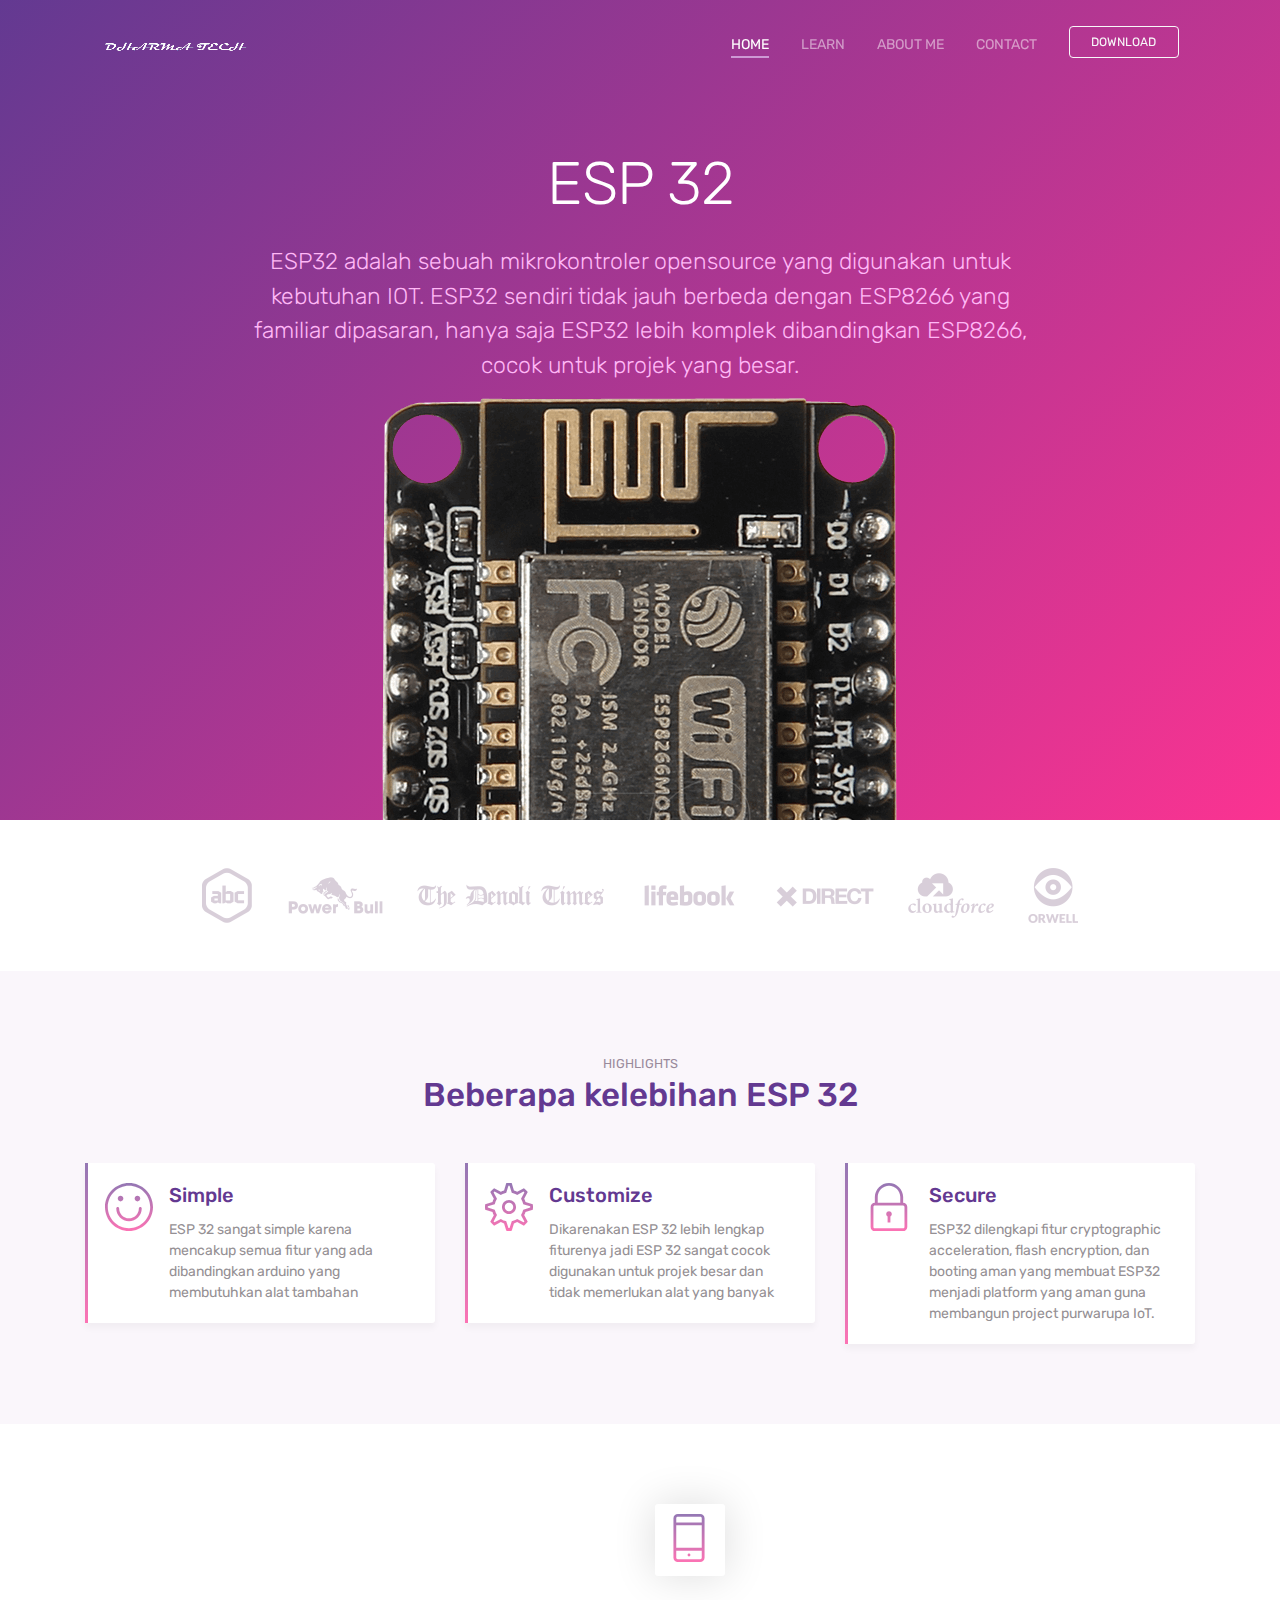
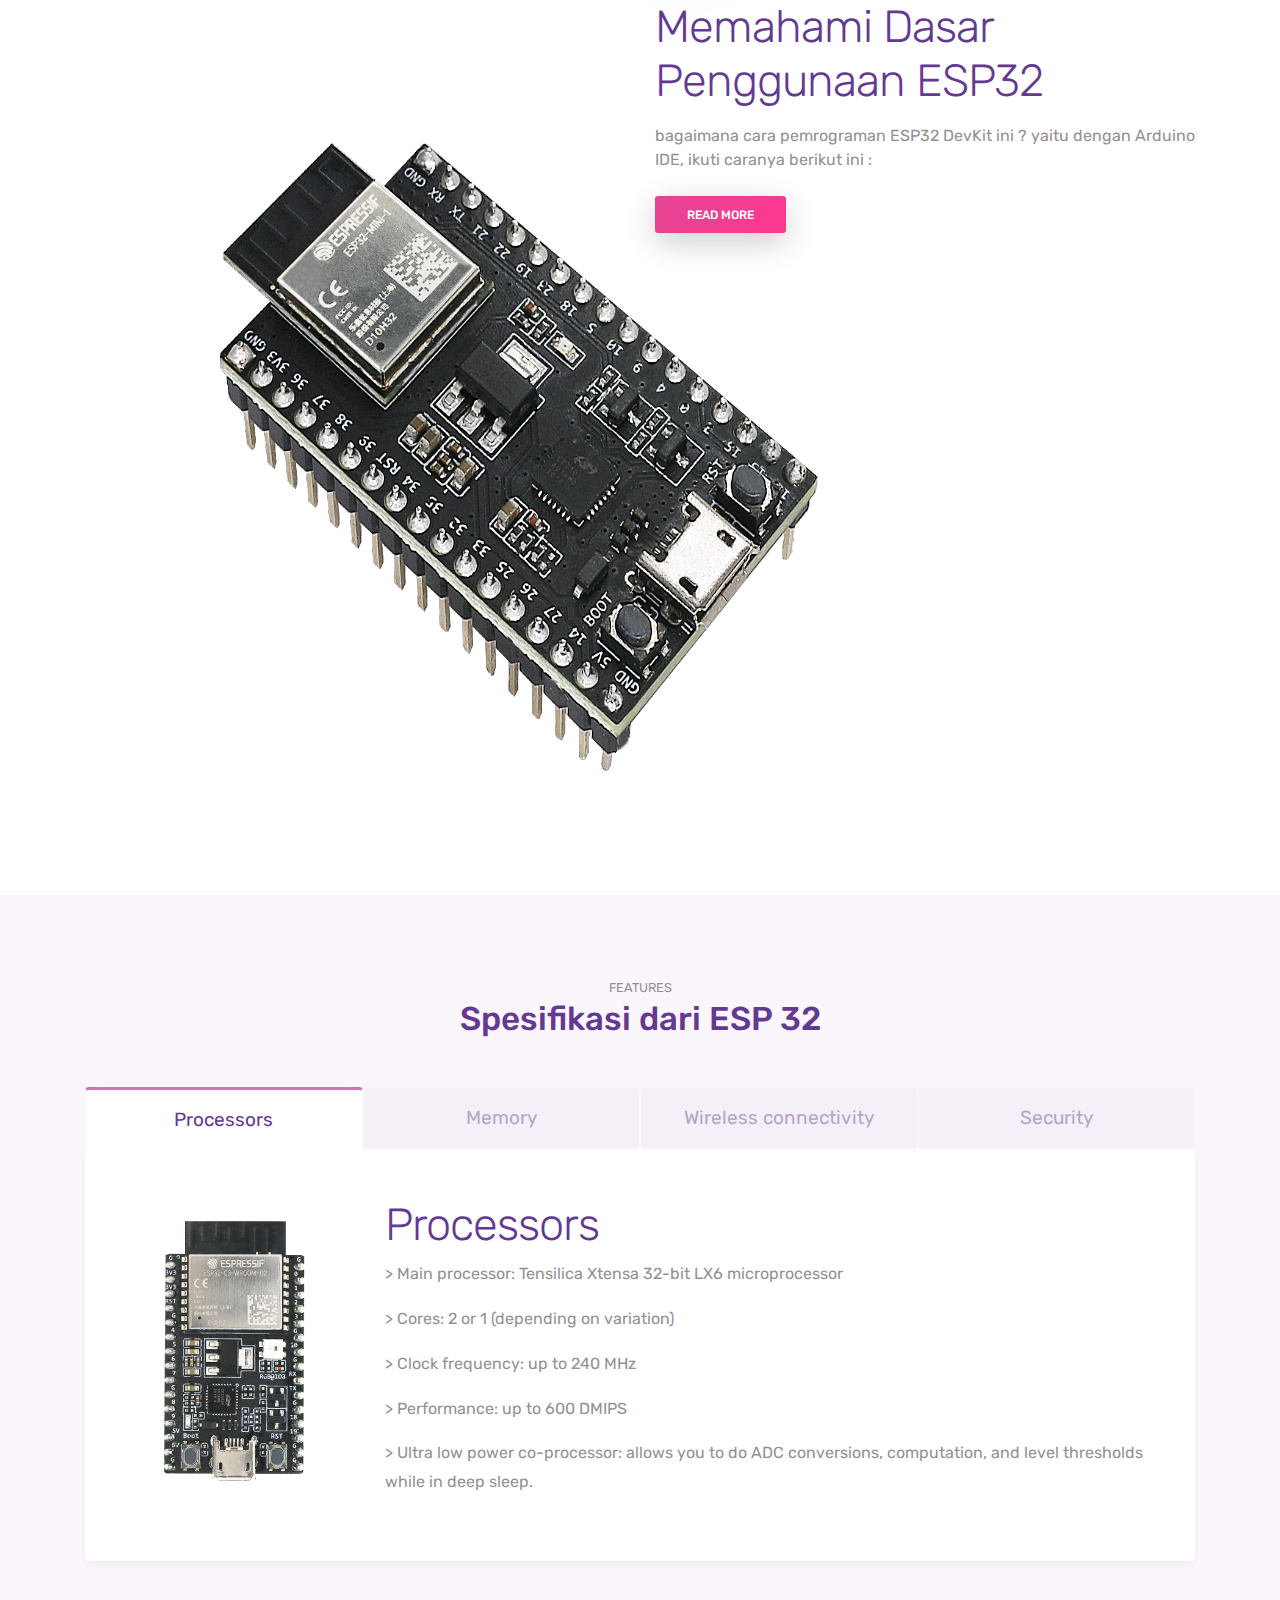
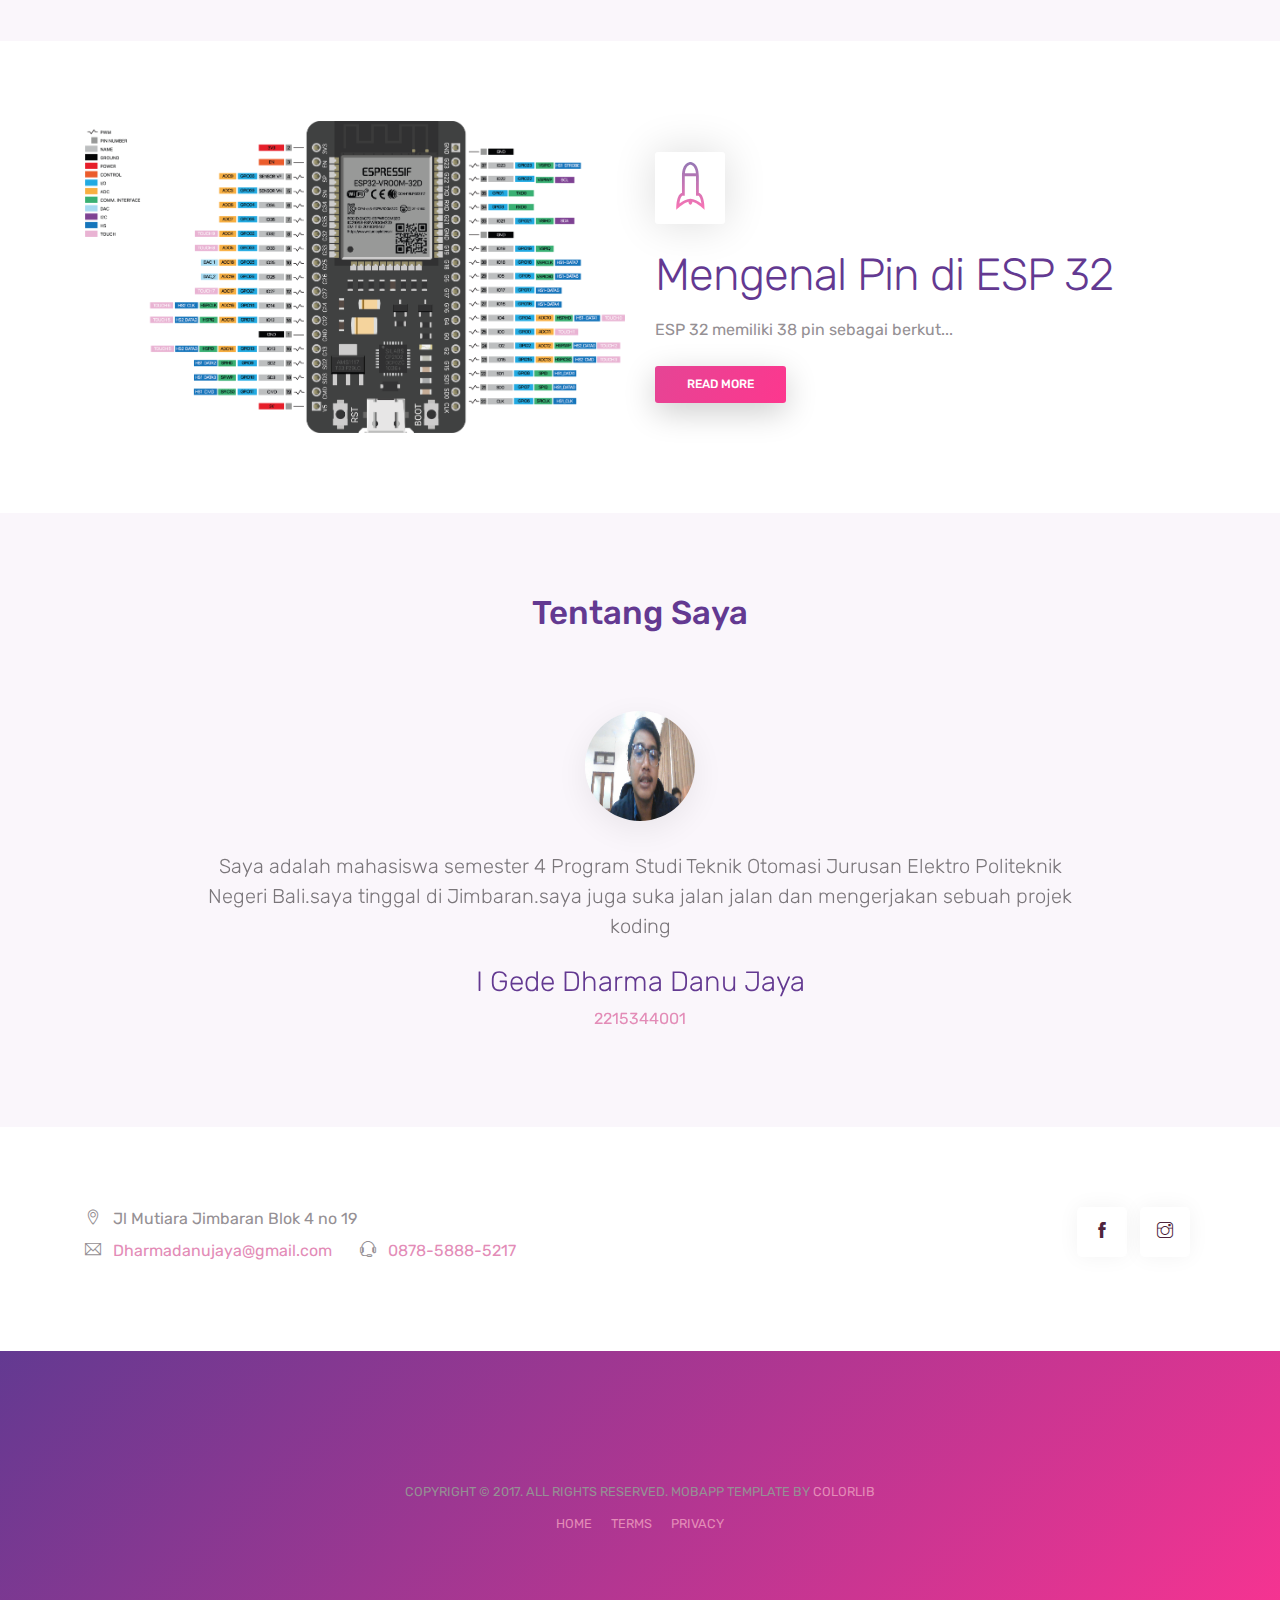
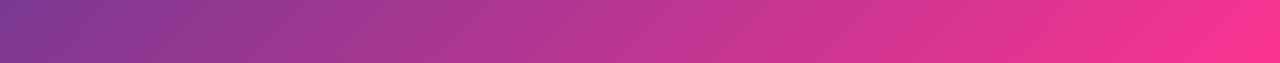
<file: index.html>
<!doctype html>
<html lang="en">
<!--

Page    : index / MobApp
Version : 1.0
Author  : Colorlib
URI     : https://colorlib.com

 -->

<head>
    <title>Dharma Tech - Learn all technology</title>
    <!-- Required meta tags -->
    <meta charset="utf-8">
    <meta name="viewport" content="width=device-width, initial-scale=1, shrink-to-fit=no">
    <meta name="description" content="Mobland - Mobile App Landing Page Template">
    <meta name="keywords" content="HTML5, bootstrap, mobile, app, landing, ios, android, responsive">

    <!-- Font -->
    <link rel="dns-prefetch" href="//fonts.googleapis.com">
    <link href="https://fonts.googleapis.com/css?family=Rubik:300,400,500" rel="stylesheet">

    <!-- Bootstrap CSS -->
    <link rel="stylesheet" href="css/bootstrap.min.css">
    <!-- Themify Icons -->
    <link rel="stylesheet" href="css/themify-icons.css">
    <!-- Owl carousel -->
    <link rel="stylesheet" href="css/owl.carousel.min.css">
    <!-- Main css -->
    <link href="css/style.css" rel="stylesheet">
</head>

<body data-spy="scroll" data-target="#navbar" data-offset="30">

    <!-- Nav Menu -->

    <div class="nav-menu fixed-top">
        <div class="container">
            <div class="row">
                <div class="col-md-12">
                    <nav class="navbar navbar-dark navbar-expand-lg">
                        <a class="navbar-brand" href="index.html"><img src="images/logo.png" class="img-fluid" alt="logo"></a> <button class="navbar-toggler" type="button" data-toggle="collapse" data-target="#navbar" aria-controls="navbar" aria-expanded="false" aria-label="Toggle navigation"> <span class="navbar-toggler-icon"></span> </button>
                        <div class="collapse navbar-collapse" id="navbar">
                            <ul class="navbar-nav ml-auto">
                                <li class="nav-item"> <a class="nav-link active" href="#home">HOME <span class="sr-only">(current)</span></a> </li>
                                <li class="nav-item"> <a class="nav-link" href="#learn">LEARN</a> </li>
                                <li class="nav-item"> <a class="nav-link" href="#aboutme">ABOUT ME</a> </li>
                                <li class="nav-item"> <a class="nav-link" href="#contact">CONTACT</a> </li>
                                <li class="nav-item"><a href="https://www.arduino.cc/en/software"  target="_blank" class="btn btn-outline-light my-3 my-sm-0 ml-lg-3">Download</a></li>
                            </ul>
                        </div>
                    </nav>
                </div>
            </div>
        </div>
    </div>


    <header class="bg-gradient" id="home">
        <div class="container mt-5">
            <h1>ESP 32</h1>
            <p class="tagline">ESP32 adalah sebuah mikrokontroler opensource yang digunakan untuk kebutuhan IOT. ESP32 sendiri tidak jauh berbeda dengan ESP8266 yang familiar dipasaran, hanya saja ESP32 lebih komplek dibandingkan ESP8266, cocok untuk projek yang besar.</p>
        </div>
        <div class="img-holder mt-3"><img src="images/iphonex.png" alt="phone" class="img-fluid"></div>
    </header>

    <div class="client-logos my-5">
        <div class="container text-center">
            <img src="images/client-logos.png" alt="client logos" class="img-fluid">
        </div>
    </div>

    <div class="section light-bg">


        <div class="container">

            <div class="section-title">
                <small>HIGHLIGHTS</small>
                <h3>Beberapa kelebihan ESP 32</h3>
            </div>


            <div class="row">
                <div class="col-12 col-lg-4">
                    <div class="card features">
                        <div class="card-body">
                            <div class="media">
                                <span class="ti-face-smile gradient-fill ti-3x mr-3"></span>
                                <div class="media-body">
                                    <h4 class="card-title">Simple</h4>
                                    <p class="card-text">ESP 32 sangat simple karena mencakup semua fitur yang ada dibandingkan arduino yang membutuhkan alat tambahan</p>
                                </div>
                            </div>
                        </div>
                    </div>
                </div>
                <div class="col-12 col-lg-4">
                    <div class="card features">
                        <div class="card-body">
                            <div class="media">
                                <span class="ti-settings gradient-fill ti-3x mr-3"></span>
                                <div class="media-body">
                                    <h4 class="card-title">Customize</h4>
                                    <p class="card-text">Dikarenakan ESP 32 lebih lengkap fiturenya jadi ESP 32 sangat cocok digunakan untuk projek besar dan tidak memerlukan alat yang banyak </p>
                                </div>
                            </div>
                        </div>
                    </div>
                </div>
                <div class="col-12 col-lg-4">
                    <div class="card features">
                        <div class="card-body">
                            <div class="media">
                                <span class="ti-lock gradient-fill ti-3x mr-3"></span>
                                <div class="media-body">
                                    <h4 class="card-title">Secure</h4>
                                    <p class="card-text">ESP32 dilengkapi fitur cryptographic acceleration, flash encryption, dan booting aman yang membuat ESP32 menjadi platform yang aman guna membangun project purwarupa IoT. </p>
                                </div>
                            </div>
                        </div>
                    </div>
                </div>
            </div>

        </div>



    </div>
    <!-- // end .section -->
    <div class="section" id="learn">

        <div class="container">
            <div class="row">
                <div class="col-lg-6 offset-lg-6">
                    <div class="box-icon"><span class="ti-mobile gradient-fill ti-3x"></span></div>
                    <h2>Memahami Dasar Penggunaan ESP32</h2>
                    <p class="mb-4">bagaimana cara pemrograman ESP32 DevKit ini ? yaitu dengan Arduino IDE, ikuti caranya berikut ini :</p>
                    <a href="Dasararduino.html#learn" target="_blank" class="btn btn-primary">Read more</a>
                </div>
            </div>
            <div class="perspective-phone">
                <img src="images/perspective.png" alt="ESP32" class="img-fluid">
            </div>
        </div>

    </div>
    <!-- // end .section -->


    <div class="section light-bg">
        <div class="container">
            <div class="section-title">
                <small>FEATURES</small>
                <h3>Spesifikasi dari ESP 32</h3>
            </div>

            <ul class="nav nav-tabs nav-justified" role="tablist">
                <li class="nav-item">
                    <a class="nav-link active" data-toggle="tab" href="#communication">Processors</a>
                </li>
                <li class="nav-item">
                    <a class="nav-link" data-toggle="tab" href="#schedule">Memory</a>
                </li>
                <li class="nav-item">
                    <a class="nav-link" data-toggle="tab" href="#messages">Wireless connectivity</a>
                </li>
                <li class="nav-item">
                    <a class="nav-link" data-toggle="tab" href="#livechat">Security</a>
                </li>
            </ul>
            <div class="tab-content">
                <div class="tab-pane fade show active" id="communication">
                    <div class="d-flex flex-column flex-lg-row">
                        <img src="images/graphic.png" alt="graphic" class="img-fluid rounded align-self-start mr-lg-5 mb-5 mb-lg-0">
                        <div>
                            <h2>Processors</h2>
                            <p>> Main processor: Tensilica Xtensa 32-bit LX6 microprocessor </p>
                            <p>> Cores: 2 or 1 (depending on variation) </p>
                            <p>> Clock frequency: up to 240 MHz </p>
                            <p>> Performance: up to 600 DMIPS </p>
                            <p>> Ultra low power co-processor: allows you to do ADC conversions, 
                                computation, and level thresholds while in deep sleep. </p>
                        </div>
                    </div>
                </div>
                <div class="tab-pane fade" id="schedule">
                    <div class="d-flex flex-column flex-lg-row">
                        <div>
                            <h2>Internal memory</h2>
                            <p>> ROM: 448 KiB </p>
                            <p>> SRAM: 520 KiB </p>
                            <p>> RTC fast SRAM: 8 Ki </p>
                            <p>> RTC slow SRAM: 8 KiB </p>
                            <p>> Embedded flash:0 MiB (ESP32-D0WDQ6, ESP32-D0WD, and ESP32-S0WD chips),2 MiB (ESP32-D2WD chip)
                                ,4 MiB (ESP32-PICO-D4 SiP module) </p>
                            <p>> eFuse: 1 Kibit </p>
                            <h2>external memory</h2>
                            <p>> External flash & SRAM: ESP32 supports up to four 16 MiB external QSPI flashes 
                                and SRAMs with hardware encryption based on AES to protect developers' 
                                programs and data. ESP32 can access the external QSPI flash and SRAM 
                                through high-speed caches. </p>
                            <p>> Up to 16 MiB of external flash are memory-mapped onto the CPU code space,
                                supporting 8-bit, 16-bit and 32-bit access. Code execution is supported. </p>
                            <p>> Up to 8 MiB of external flash/SRAM memory are mapped onto the CPU data 
                                space, supporting 8-bit, 16-bit and 32-bit access. Data-read is supported 
                                on the flash and SRAM. Data-write is supported on the SRAM. </p>
                        </div>
                        <img src="images/graphic.png" alt="graphic" class="img-fluid rounded align-self-start mr-lg-5 mb-5 mb-lg-0">
                    </div>
                </div>
                <div class="tab-pane fade" id="messages">
                    <div class="d-flex flex-column flex-lg-row">
                        <img src="images/graphic.png" alt="graphic" class="img-fluid rounded align-self-start mr-lg-5 mb-5 mb-lg-0">
                        <div>
                            <h2>Wireless connectivity</h2>
                            <p> > Wi-Fi: 802.11 b/g/n/e/i (802.11n @ 2.4 GHz up to 150 Mbit/s)</p>
                            <p> > Bluetooth: v4.2 BR/EDR and Bluetooth Low Energy (BLE)</p>
                        </div>
                    </div>
                </div>
                <div class="tab-pane fade" id="livechat">
                    <div class="d-flex flex-column flex-lg-row">
                        <div>
                            <h2>Security</h2>
                            <p>> EEE 802.11 standard security features all supported, including WFA, 
                                WPA/WPA2 and WAPI </p>
                            <p>> Secure boo </p>
                            <p>> Flash encryption </p>
                            <p>> 1024-bit OTP, up to 768-bit for customer </p>
                            <p>> Cryptographic hardware acceleration: AES, SHA-2, RSA, elliptic curve 
                                cryptography (ECC), random number generator (RNG). </p> 
                        </div>
                        <img src="images/graphic.png" alt="graphic" class="img-fluid rounded align-self-start mr-lg-5 mb-5 mb-lg-0">
                    </div>
                </div>
            </div>


        </div>
    </div>
    <!-- // end .section -->

    <div class="section">

        <div class="container">
            <div class="row">
                <div class="col-md-6">
                    <img src="images/dualphone.png" alt="dual phone" class="img-fluid">
                </div>
                <div class="col-md-6 d-flex align-items-center">
                    <div>
                        <div class="box-icon"><span class="ti-rocket gradient-fill ti-3x"></span></div>
                        <h2>Mengenal Pin di ESP 32</h2>
                        <p class="mb-4">ESP 32 memiliki 38 pin sebagai berkut... </p>
                        <a  href="Pinesp.html#learn" target="_blank" class="btn btn-primary">Read more</a></div>
                </div>
            </div>

        </div>

    </div>
    <!-- // end .section -->


    <!-- // end .section -->


    <div class="section light-bg" id="aboutme">
        <div class="container">
            <div class="section-title">
                <h3>Tentang Saya</h3>
            </div>

            <div class="testimonials owl-carousel">
                <div class="testimonials-single">
                    <img src="images/client.png" alt="client" class="client-img">
                    <blockquote class="blockquote">Saya adalah mahasiswa semester 4 Program Studi Teknik Otomasi Jurusan Elektro Politeknik Negeri Bali.saya tinggal di Jimbaran.saya juga suka jalan jalan dan mengerjakan sebuah projek koding</blockquote>
                    <h5 class="mt-4 mb-2">I Gede Dharma Danu Jaya</h5>
                    <p class="text-primary">2215344001</p>
                </div>
 
            </div>

        </div>

    </div>
    <!-- // end .section -->


    <!-- // end .section -->





    <!-- // end .section -->



    <!-- // end .section -->

    <div class="section" id="contact">
        <div class="container">
            <div class="row">
                <div class="col-lg-6 text-center text-lg-left">
                    <p class="mb-2"> <span class="ti-location-pin mr-2"></span> Jl Mutiara Jimbaran Blok 4 no 19 </p>
                    <div class=" d-block d-sm-inline-block">
                        <p class="mb-2">
                            <span class="ti-email mr-2"></span> <a class="mr-4" href="dharmadanujaya@gmail.com">Dharmadanujaya@gmail.com</a>
                        </p>
                    </div>
                    <div class="d-block d-sm-inline-block">
                        <p class="mb-0">
                            <span class="ti-headphone-alt mr-2"></span> <a href="tel:087858885217">0878-5888-5217 </a>
                        </p>
                    </div>

                </div>
                <div class="col-lg-6">
                    <div class="social-icons">
                        <a href="https://www.facebook.com/palakpler093"><span class="ti-facebook"></span></a>
                        <a href="https://www.instagram.com/dharma_gunting?igsh=ZGJydG5xeDV3ZGVo"><span class="ti-instagram"></span></a>
                    </div>
                </div>
            </div>

        </div>

    </div>
    <!-- // end .section -->
    <div class="section bg-gradient">
    <footer class="my-5 text-center">
        <!-- Copyright removal is not prohibited! -->
        <p class="mb-2"><small>COPYRIGHT © 2017. ALL RIGHTS RESERVED. MOBAPP TEMPLATE BY <a href="https://colorlib.com">COLORLIB</a></small></p>

        <small>
            <a href="index.html" class="m-2">HOME</a>
            <a href="#" class="m-2">TERMS</a>
            <a href="#" class="m-2">PRIVACY</a>
        </small>
    </footer>

    <!-- jQuery and Bootstrap -->
    <script src="js/jquery-3.2.1.min.js"></script>
    <script src="js/bootstrap.bundle.min.js"></script>
    <!-- Plugins JS -->
    <script src="js/owl.carousel.min.js"></script>
    <!-- Custom JS -->
    <script src="js/script.js"></script>

</body>

</html>
</file>
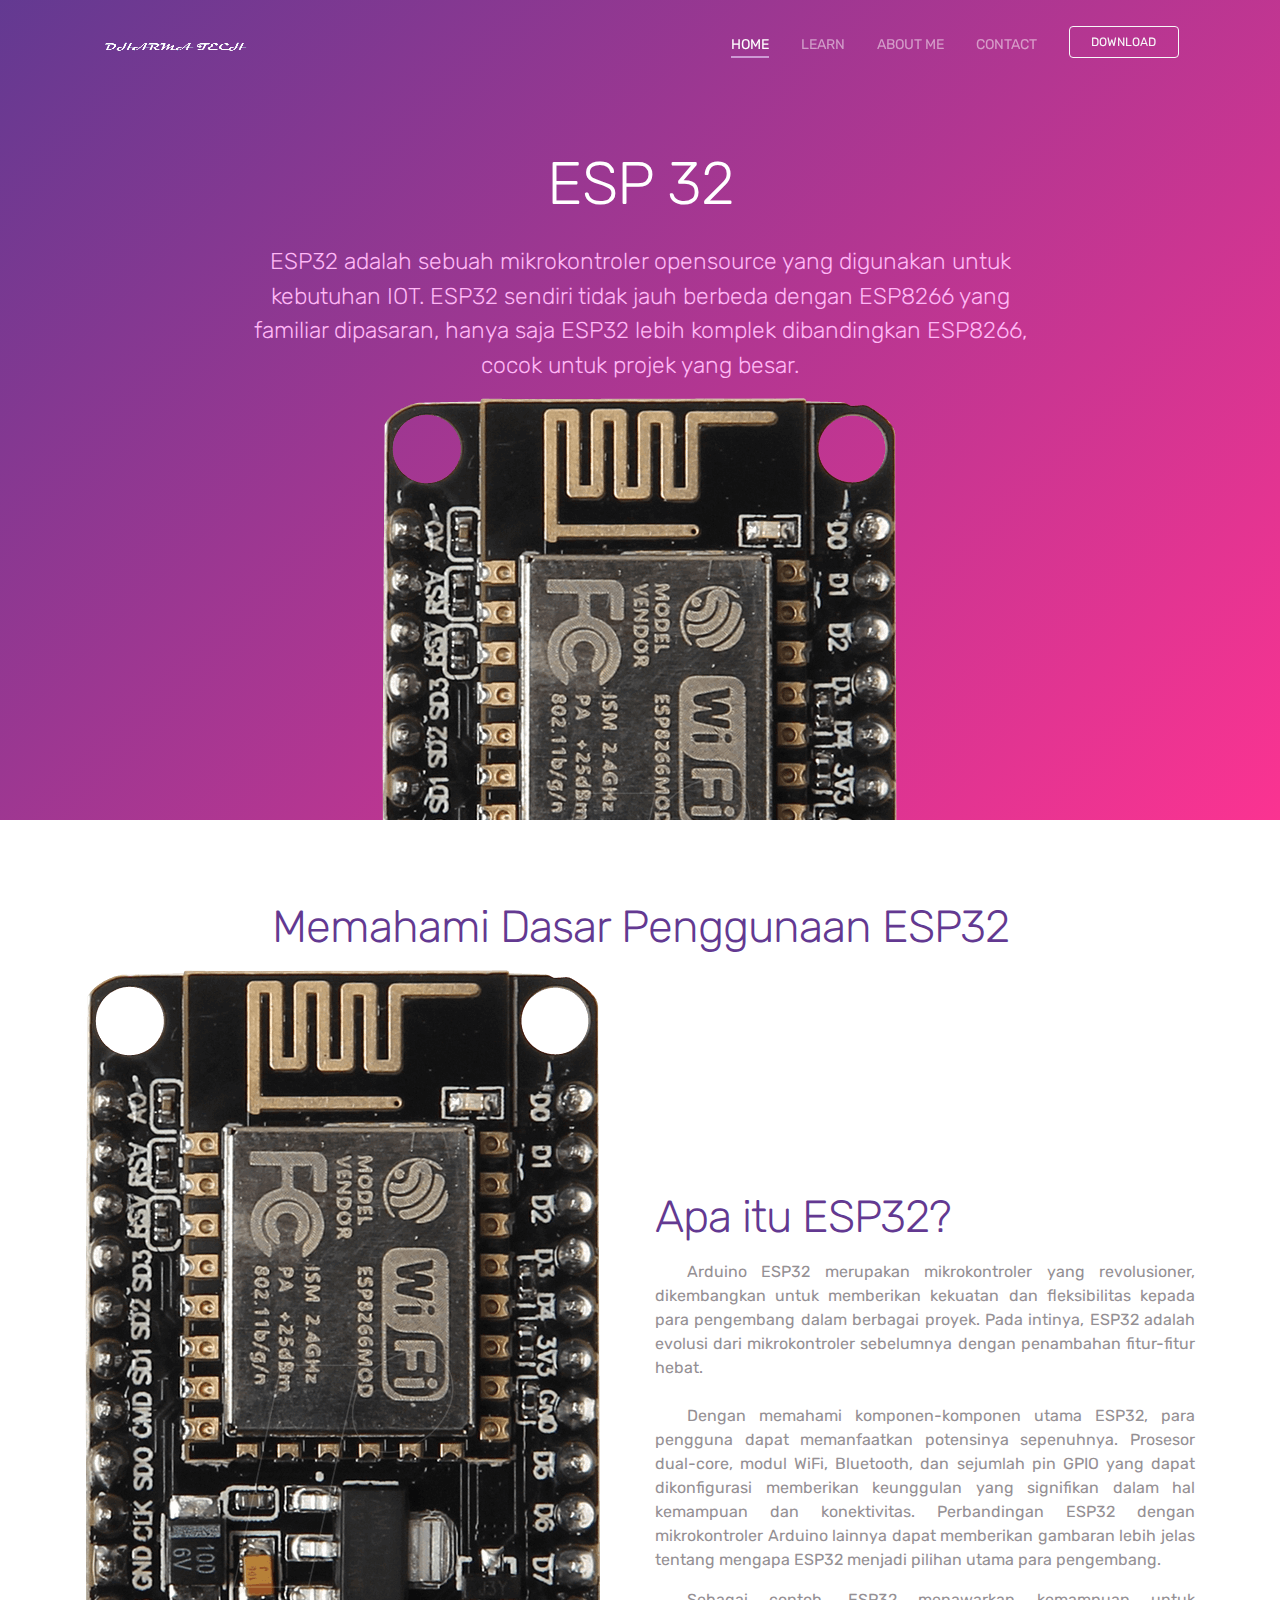
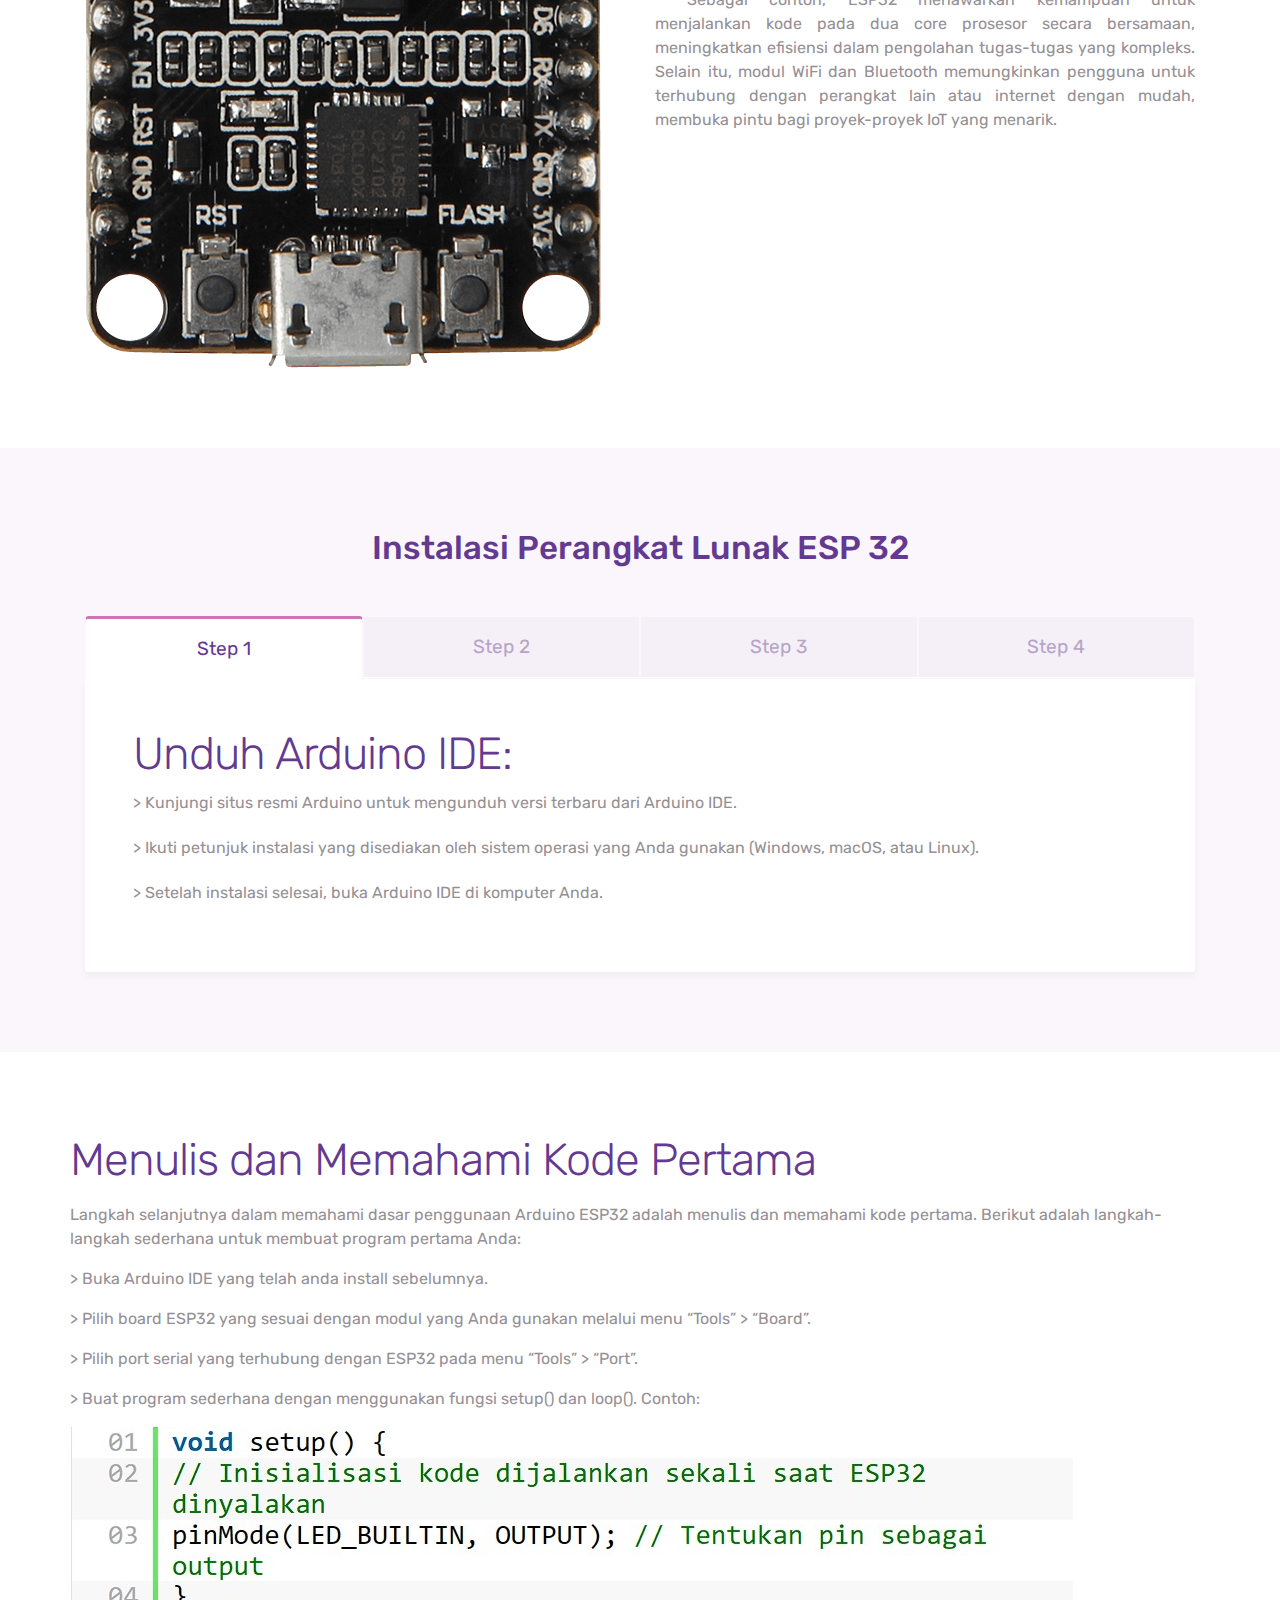
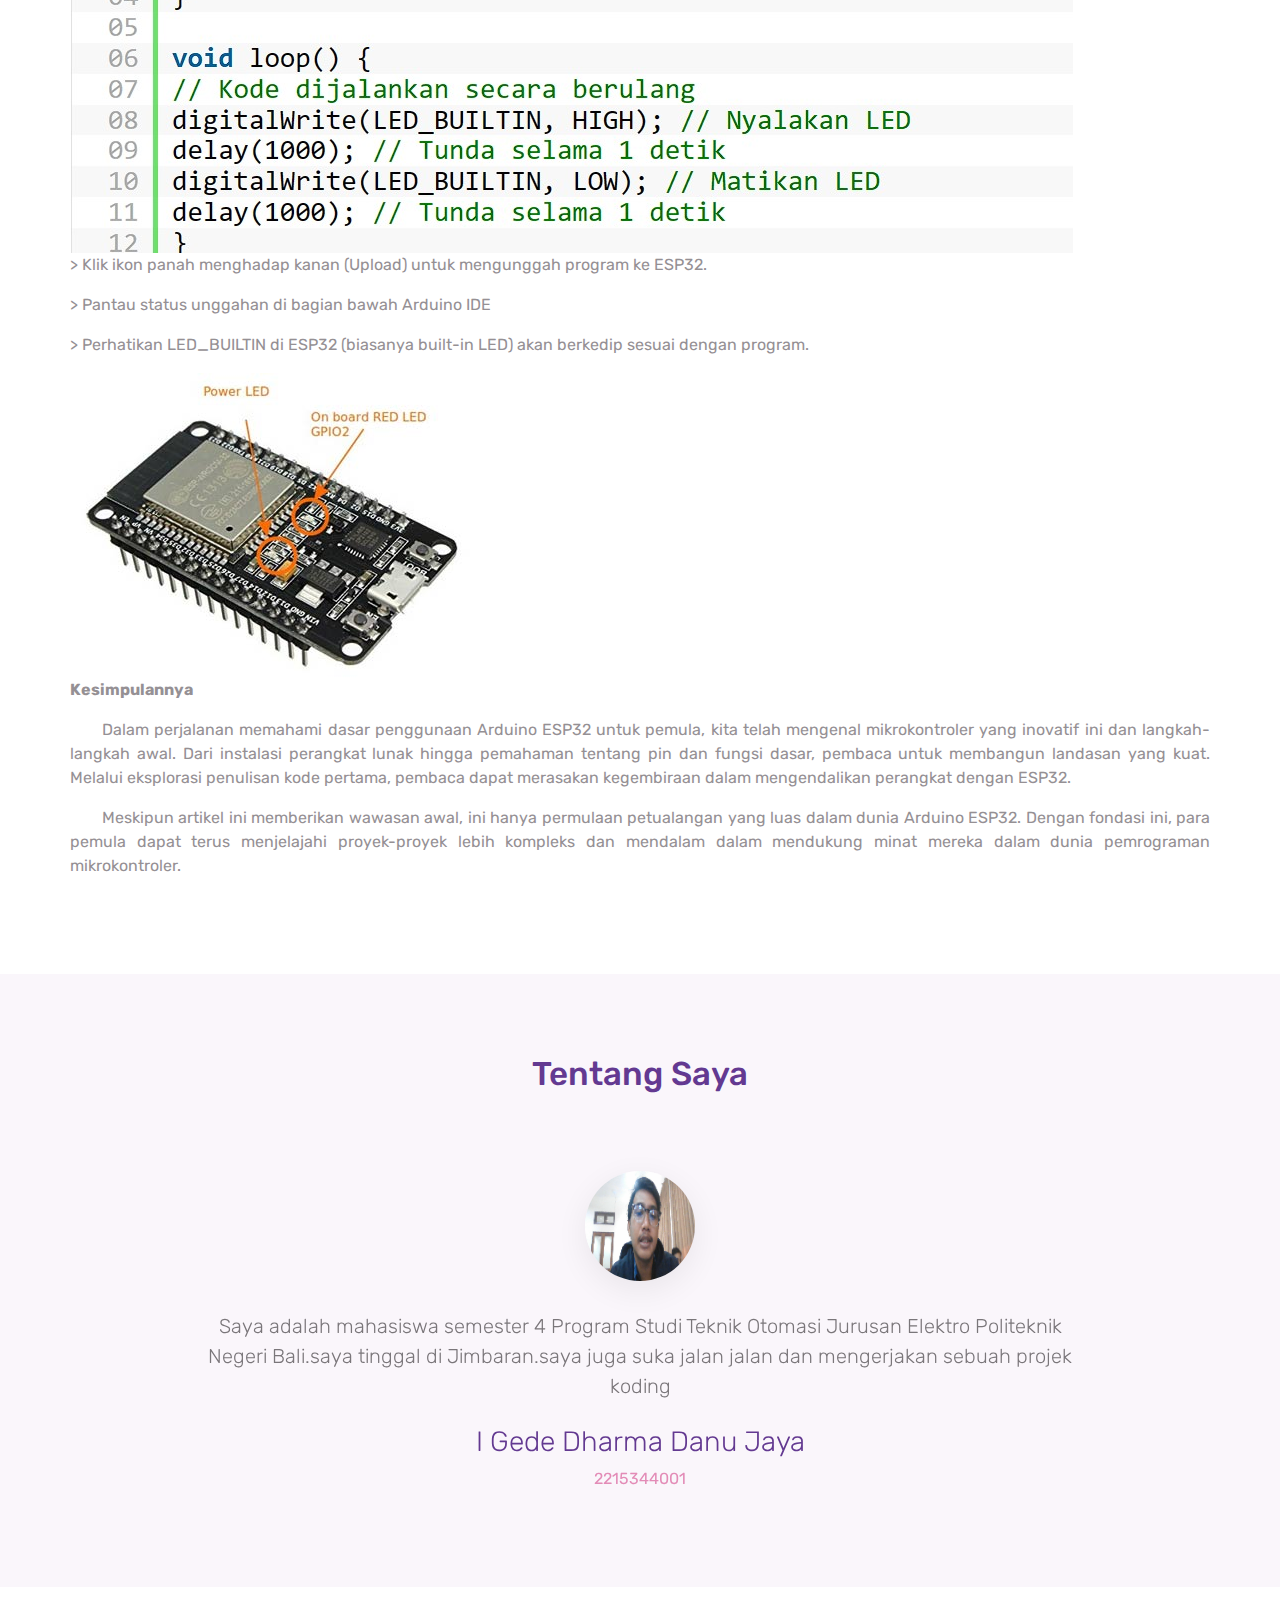
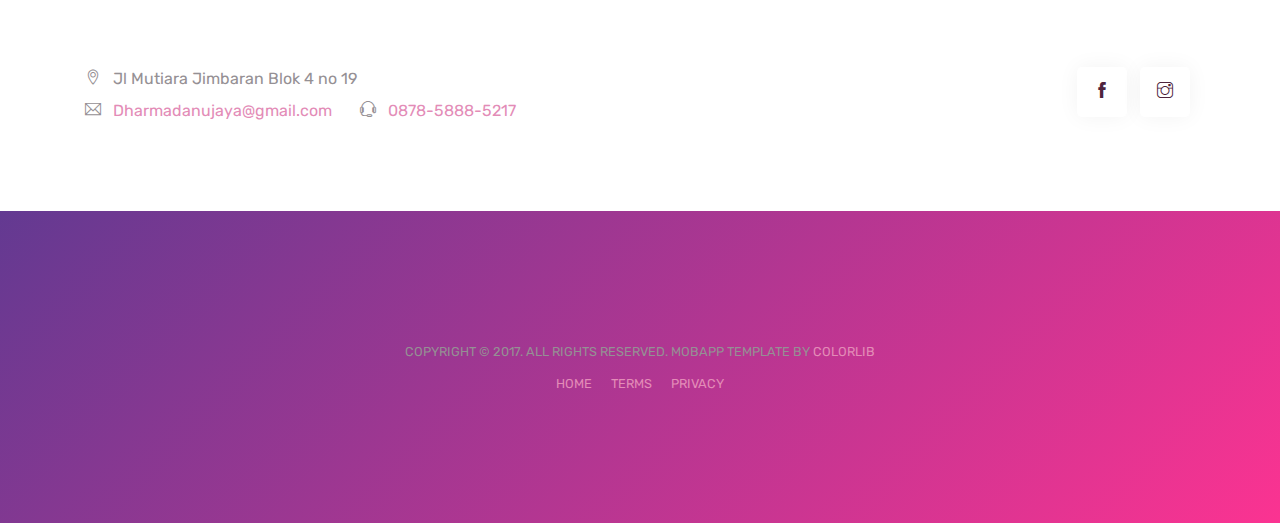
<file: Dasararduino.html>
<!doctype html>
<html lang="en">
<!--

Page    : Dasar Penggunaan HTML / MobApp
Version : 1.0
Author  : Colorlib
URI     : https://colorlib.com

 -->

<head>
    <title>Dharma Tech - Dasar ESP 32</title>
    <!-- Required meta tags -->
    <meta charset="utf-8">
    <meta name="viewport" content="width=device-width, initial-scale=1, shrink-to-fit=no">
    <meta name="description" content="Mobland - Mobile App Landing Page Template">
    <meta name="keywords" content="HTML5, bootstrap, mobile, app, landing, ios, android, responsive">

    <!-- Font -->
    <link rel="dns-prefetch" href="//fonts.googleapis.com">
    <link href="https://fonts.googleapis.com/css?family=Rubik:300,400,500" rel="stylesheet">

    <!-- Bootstrap CSS -->
    <link rel="stylesheet" href="css/bootstrap.min.css">
    <!-- Themify Icons -->
    <link rel="stylesheet" href="css/themify-icons.css">
    <!-- Owl carousel -->
    <link rel="stylesheet" href="css/owl.carousel.min.css">
    <!-- Main css -->
    <link href="css/style.css" rel="stylesheet">
</head>

<body data-spy="scroll" data-target="#navbar" data-offset="30">

    <!-- Nav Menu -->

    <div class="nav-menu fixed-top">
        <div class="container">
            <div class="row">
                <div class="col-md-12">
                    <nav class="navbar navbar-dark navbar-expand-lg">
                        <a class="navbar-brand" href="index.html"><img src="images/logo.png" class="img-fluid" alt="logo"></a> <button class="navbar-toggler" type="button" data-toggle="collapse" data-target="#navbar" aria-controls="navbar" aria-expanded="false" aria-label="Toggle navigation"> <span class="navbar-toggler-icon"></span> </button>
                        <div class="collapse navbar-collapse" id="navbar">
                            <ul class="navbar-nav ml-auto">
                                <li class="nav-item"> <a class="nav-link active" href="#home">HOME <span class="sr-only">(current)</span></a> </li>
                                <li class="nav-item"> <a class="nav-link" href="#learn">LEARN</a> </li>
                                <li class="nav-item"> <a class="nav-link" href="#aboutme">ABOUT ME</a> </li>
                                <li class="nav-item"> <a class="nav-link" href="#contact">CONTACT</a> </li>
                                <li class="nav-item"><a href="https://www.arduino.cc/en/software"  target="_blank" class="btn btn-outline-light my-3 my-sm-0 ml-lg-3">Download</a></li>
                            </ul>
                        </div>
                    </nav>
                </div>
            </div>
        </div>
    </div>


    <header class="bg-gradient" id="home">
        <div class="container mt-5">
            <h1>ESP 32</h1>
            <p class="tagline">ESP32 adalah sebuah mikrokontroler opensource yang digunakan untuk kebutuhan IOT. ESP32 sendiri tidak jauh berbeda dengan ESP8266 yang familiar dipasaran, hanya saja ESP32 lebih komplek dibandingkan ESP8266, cocok untuk projek yang besar.</p>
        </div>
        <div class="img-holder mt-3"><img src="images/iphonex.png" alt="phone" class="img-fluid"></div>
    </header>

    <!-- // end .section -->
    <div class="section" id="learn">
    <h2 style="text-align: center;">Memahami Dasar Penggunaan ESP32</h2>

        <div class="container">
            <div class="row">
                <div class="col-md-6">
                    <img src="images/iphonex.png" alt="dual phone" class="img-fluid">
                </div>
                <div class="col-md-6 d-flex align-items-center">
                    <div>
                    <h2>Apa itu ESP32?</h2>
                    <p class="mb-4" style="text-align: justify; text-indent: 2em;">Arduino ESP32 merupakan mikrokontroler yang revolusioner, dikembangkan untuk memberikan kekuatan dan fleksibilitas kepada para pengembang dalam berbagai proyek. Pada intinya, ESP32 adalah evolusi dari mikrokontroler sebelumnya dengan penambahan fitur-fitur hebat.</p>
                    <p style="text-align: justify; text-indent: 2em;">Dengan memahami komponen-komponen utama ESP32, para pengguna dapat memanfaatkan potensinya sepenuhnya. Prosesor dual-core, modul WiFi, Bluetooth, dan sejumlah pin GPIO yang dapat dikonfigurasi memberikan keunggulan yang signifikan dalam hal kemampuan dan konektivitas. Perbandingan ESP32 dengan mikrokontroler Arduino lainnya dapat memberikan gambaran lebih jelas tentang mengapa ESP32 menjadi pilihan utama para pengembang.</p>  
                    <p style="text-align: justify; text-indent: 2em;">Sebagai contoh, ESP32 menawarkan kemampuan untuk menjalankan kode pada dua core prosesor secara bersamaan, meningkatkan efisiensi dalam pengolahan tugas-tugas yang kompleks. Selain itu, modul WiFi dan Bluetooth memungkinkan pengguna untuk terhubung dengan perangkat lain atau internet dengan mudah, membuka pintu bagi proyek-proyek IoT yang menarik.</p>
                </div>
            </div>
        </div>
        </div>

    </div>
    <!-- // end .section -->


    <div class="section light-bg">
        <div class="container">
            <div class="section-title">
                <h3>Instalasi Perangkat Lunak ESP 32</h3>
            </div>

            <ul class="nav nav-tabs nav-justified" role="tablist">
                <li class="nav-item">
                    <a class="nav-link active" data-toggle="tab" href="#communication">Step 1</a>
                </li>
                <li class="nav-item">
                    <a class="nav-link" data-toggle="tab" href="#schedule">Step 2</a>
                </li>
                <li class="nav-item">
                    <a class="nav-link" data-toggle="tab" href="#messages">Step 3</a>
                </li>
                <li class="nav-item">
                    <a class="nav-link" data-toggle="tab" href="#livechat">Step 4</a>
                </li>

            </ul>
            <div class="tab-content">
                <div class="tab-pane fade show active" id="communication">
                    <div class="d-flex flex-column flex-lg-row">
                        <div>
                            <h2>Unduh Arduino IDE:</h2>
                            <p>> Kunjungi situs resmi Arduino untuk mengunduh versi terbaru dari Arduino IDE. </p>
                            <p>> Ikuti petunjuk instalasi yang disediakan oleh sistem operasi yang Anda gunakan (Windows, macOS, atau Linux). </p>
                            <p>> Setelah instalasi selesai, buka Arduino IDE di komputer Anda. </p>
                        </div>
                    </div>
                </div>
                <div class="tab-pane fade" id="schedule">
                    <div class="d-flex flex-column flex-lg-row">
                        <div>
                            <h2>Tambahkan URL Board ESP32 ke Preferences Arduino IDE:</h2>
                            <p>> Buka menu “File” > “Preferences” di Arduino IDE</p>
                            <p>> Salin dan tempel URL board ESP32 ke dalam kolom “Additional Boards Manager URLs”: https://dl.espressif.com/dl/package_esp32_index.json </p>
                            <p>> Klik “OK” untuk menyimpan perubahan. </p>
                        </div>
                    </div>
                </div>
                <div class="tab-pane fade" id="messages">
                    <div class="d-flex flex-column flex-lg-row">
                        <div>
                            <h2>Instal Board ESP32:</h2>
                            <p>> Buka menu “Tools” > “Board” > “Boards Manager…”.</p>
                            <p>> Cari “esp32” dan instal board ESP32 yang disediakan oleh Espressif Systems.</p>
                            <p>> Setelah instalasi selesai, pilih board ESP32 yang sesuai dengan modul ESP32 yang Anda gunakan melalui menu “Tools” > “Board”.</p>
                        </div>
                    </div>
                </div>
                <div class="tab-pane fade" id="livechat">
                    <div class="d-flex flex-column flex-lg-row">
                        <div>
                            <h2>Pilih Port Serial:</h2>
                            <p>> Hubungkan ESP32 ke komputer melalui kabel USB.</p>
                            <p>> Pilih port serial yang sesuai dengan ESP32 pada menu “Tools” > “Port”. </p>
                        </div>
                    </div>
                </div>
            </div>


        </div>
    </div>
    <!-- // end .section -->

    <div class="section">

        <div class="container">
            <div class="row">
                <div class="col-md-6">
                </div>
                <div class="d-flex flex-column flex-lg-row">
                    <div>
                        <h2>Menulis dan Memahami Kode Pertama</h2>
                        <p>Langkah selanjutnya dalam memahami dasar penggunaan Arduino ESP32 adalah menulis dan memahami kode pertama. Berikut adalah langkah-langkah sederhana untuk membuat program pertama Anda: </p>
                        <p>> Buka Arduino IDE yang telah anda install sebelumnya.</p>
                        <p>> Pilih board ESP32 yang sesuai dengan modul yang Anda gunakan melalui menu “Tools” > “Board”.</p>
                        <p>> Pilih port serial yang terhubung dengan ESP32 pada menu “Tools” > “Port”.</p>
                        <p>> Buat program sederhana dengan menggunakan fungsi setup() dan loop(). Contoh:</p>
                        <img src="images/screen1.jpg" alt="kodingan pertama" class="img-fluid">
                        <p>> Klik ikon panah menghadap kanan (Upload) untuk mengunggah program ke ESP32.</p>
                        <p>> Pantau status unggahan di bagian bawah Arduino IDE</p>
                        <p>> Perhatikan LED_BUILTIN di ESP32 (biasanya built-in LED) akan berkedip sesuai dengan program.</p>
                        <img src="images/screen2.jpg" alt="led kedip" class="img-fluid">
                        <p><b>Kesimpulannya</b></p>
                        <p style="text-align: justify; text-indent: 2em;">Dalam perjalanan memahami dasar penggunaan Arduino ESP32 untuk pemula, kita telah mengenal mikrokontroler yang inovatif ini dan langkah-langkah awal. Dari instalasi perangkat lunak hingga pemahaman tentang pin dan fungsi dasar, pembaca untuk membangun landasan yang kuat. Melalui eksplorasi penulisan kode pertama, pembaca dapat merasakan kegembiraan dalam mengendalikan perangkat dengan ESP32.</p>
                        <p style="text-align: justify; text-indent: 2em;">Meskipun artikel ini memberikan wawasan awal, ini hanya permulaan petualangan yang luas dalam dunia Arduino ESP32. Dengan fondasi ini, para pemula dapat terus menjelajahi proyek-proyek lebih kompleks dan mendalam dalam mendukung minat mereka dalam dunia pemrograman mikrokontroler.</p>
                </div>
            </div>

        </div>

    </div>
    <!-- // end .section -->


    <!-- // end .section -->

    <!-- // end .section -->


    </div>
    <!-- // end .section -->


    <!-- // end .section -->


    <div class="section light-bg" id="aboutme">
        <div class="container">
            <div class="section-title">
                <h3>Tentang Saya</h3>
            </div>

            <div class="testimonials owl-carousel">
                <div class="testimonials-single">
                    <img src="images/client.png" alt="client" class="client-img">
                    <blockquote class="blockquote">Saya adalah mahasiswa semester 4 Program Studi Teknik Otomasi Jurusan Elektro Politeknik Negeri Bali.saya tinggal di Jimbaran.saya juga suka jalan jalan dan mengerjakan sebuah projek koding</blockquote>
                    <h5 class="mt-4 mb-2">I Gede Dharma Danu Jaya</h5>
                    <p class="text-primary">2215344001</p>
                </div>
 
            </div>

        </div>

    </div>
    <!-- // end .section -->


    <!-- // end .section -->





    <!-- // end .section -->



    <!-- // end .section -->

    <div class="section" id="contact">
        <div class="container">
            <div class="row">
                <div class="col-lg-6 text-center text-lg-left">
                    <p class="mb-2"> <span class="ti-location-pin mr-2"></span> Jl Mutiara Jimbaran Blok 4 no 19 </p>
                    <div class=" d-block d-sm-inline-block">
                        <p class="mb-2">
                            <span class="ti-email mr-2"></span> <a class="mr-4" href="dharmadanujaya@gmail.com">Dharmadanujaya@gmail.com</a>
                        </p>
                    </div>
                    <div class="d-block d-sm-inline-block">
                        <p class="mb-0">
                            <span class="ti-headphone-alt mr-2"></span> <a href="tel:087858885217">0878-5888-5217 </a>
                        </p>
                    </div>

                </div>
                <div class="col-lg-6">
                    <div class="social-icons">
                        <a href="https://www.facebook.com/palakpler093"><span class="ti-facebook"></span></a>
                        <a href="https://www.instagram.com/dharma_gunting?igsh=ZGJydG5xeDV3ZGVo"><span class="ti-instagram"></span></a>
                    </div>
                </div>
            </div>

        </div>

    </div>
    <!-- // end .section -->
    <div class="section bg-gradient">
    <footer class="my-5 text-center">
        <!-- Copyright removal is not prohibited! -->
        <p class="mb-2"><small>COPYRIGHT © 2017. ALL RIGHTS RESERVED. MOBAPP TEMPLATE BY <a href="https://colorlib.com">COLORLIB</a></small></p>

        <small>
            <a href="index.html" class="m-2">HOME</a>
            <a href="#" class="m-2">TERMS</a>
            <a href="#" class="m-2">PRIVACY</a>
        </small>
    </footer>

    <!-- jQuery and Bootstrap -->
    <script src="js/jquery-3.2.1.min.js"></script>
    <script src="js/bootstrap.bundle.min.js"></script>
    <!-- Plugins JS -->
    <script src="js/owl.carousel.min.js"></script>
    <!-- Custom JS -->
    <script src="js/script.js"></script>

</body>

</html>
</file>
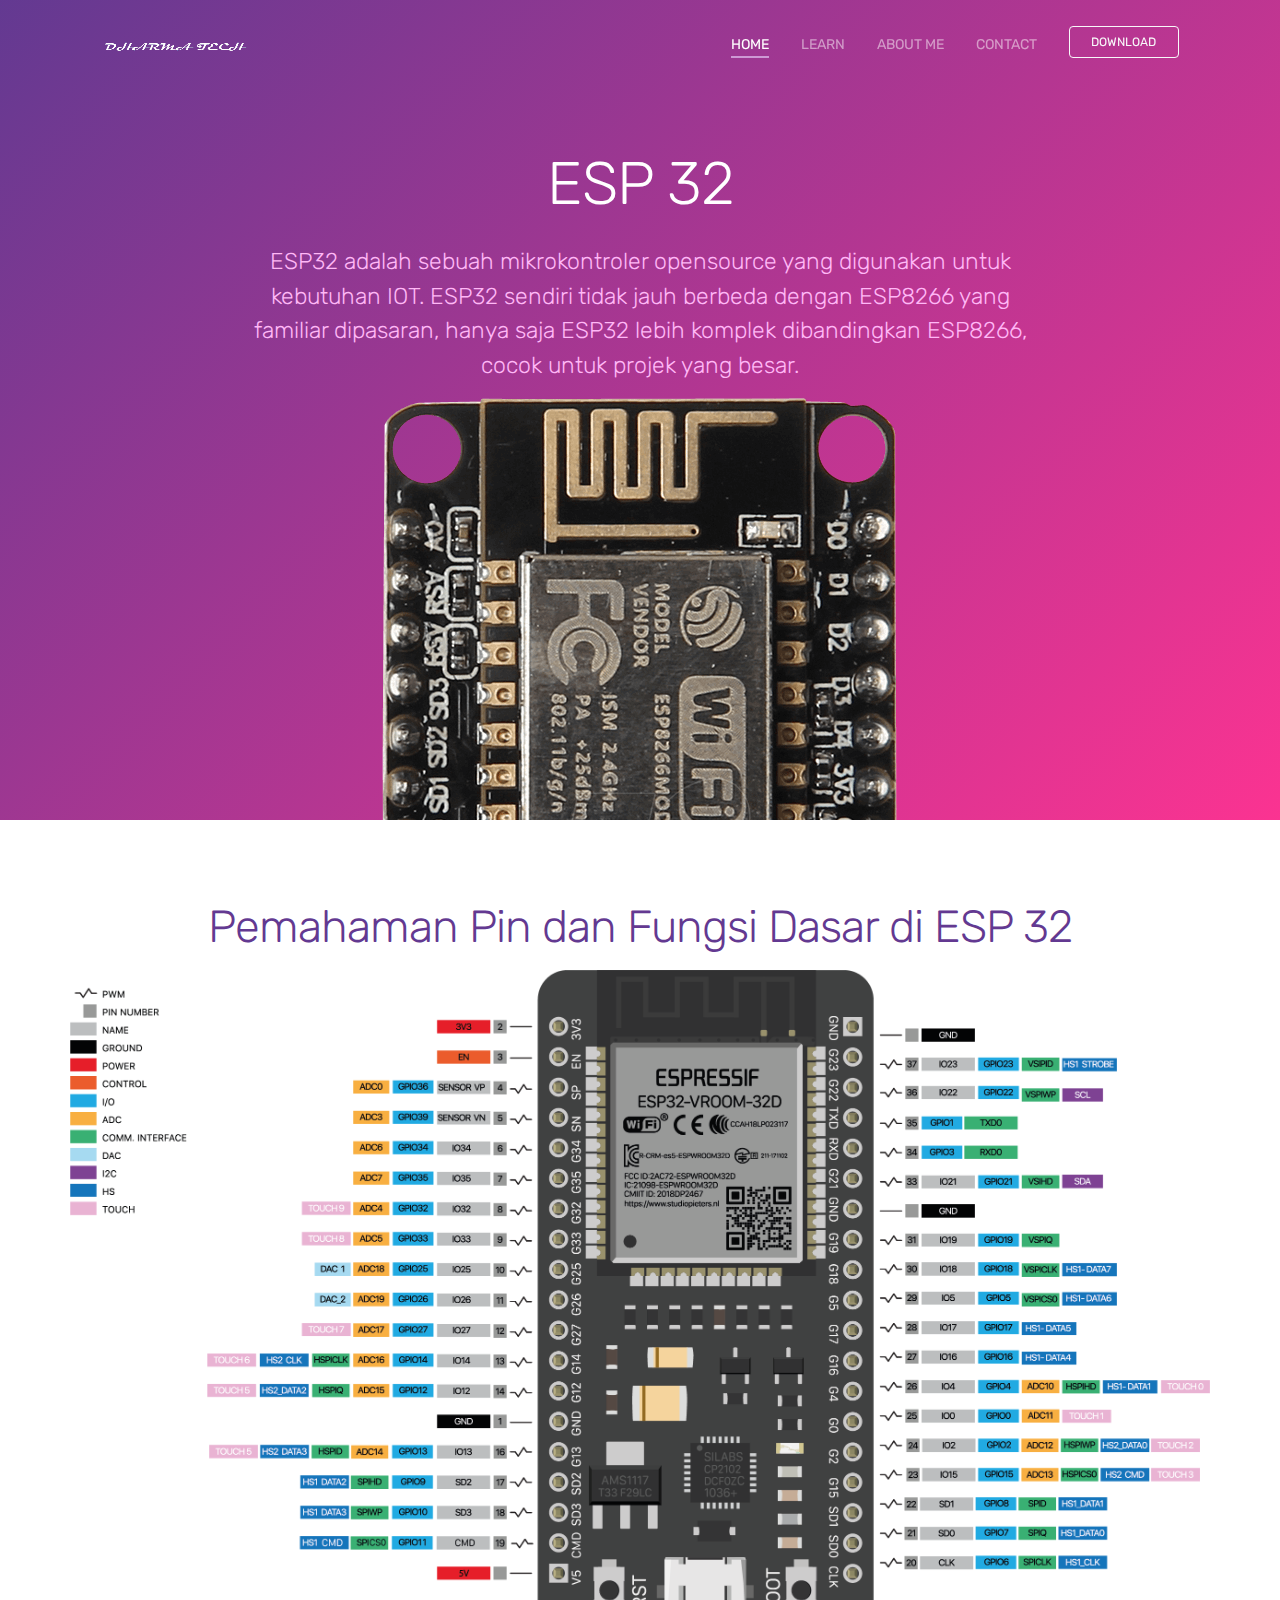
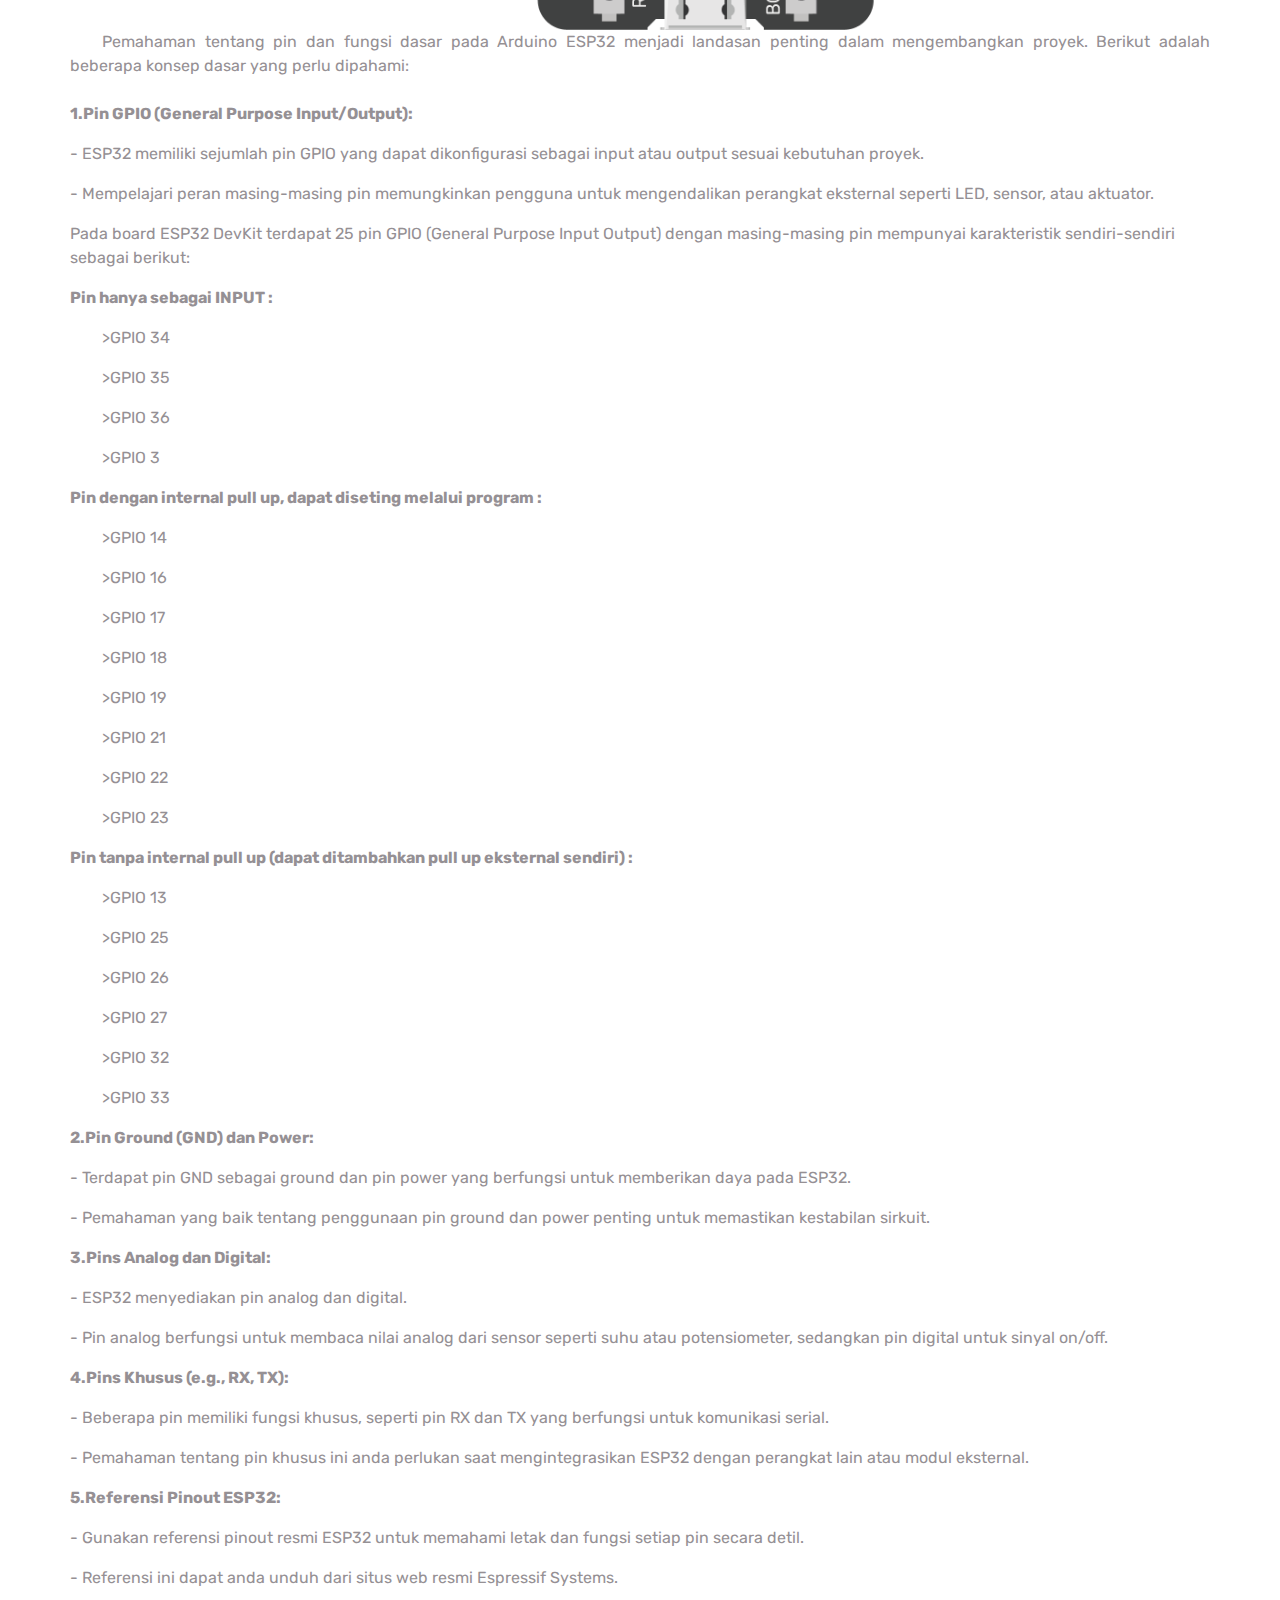
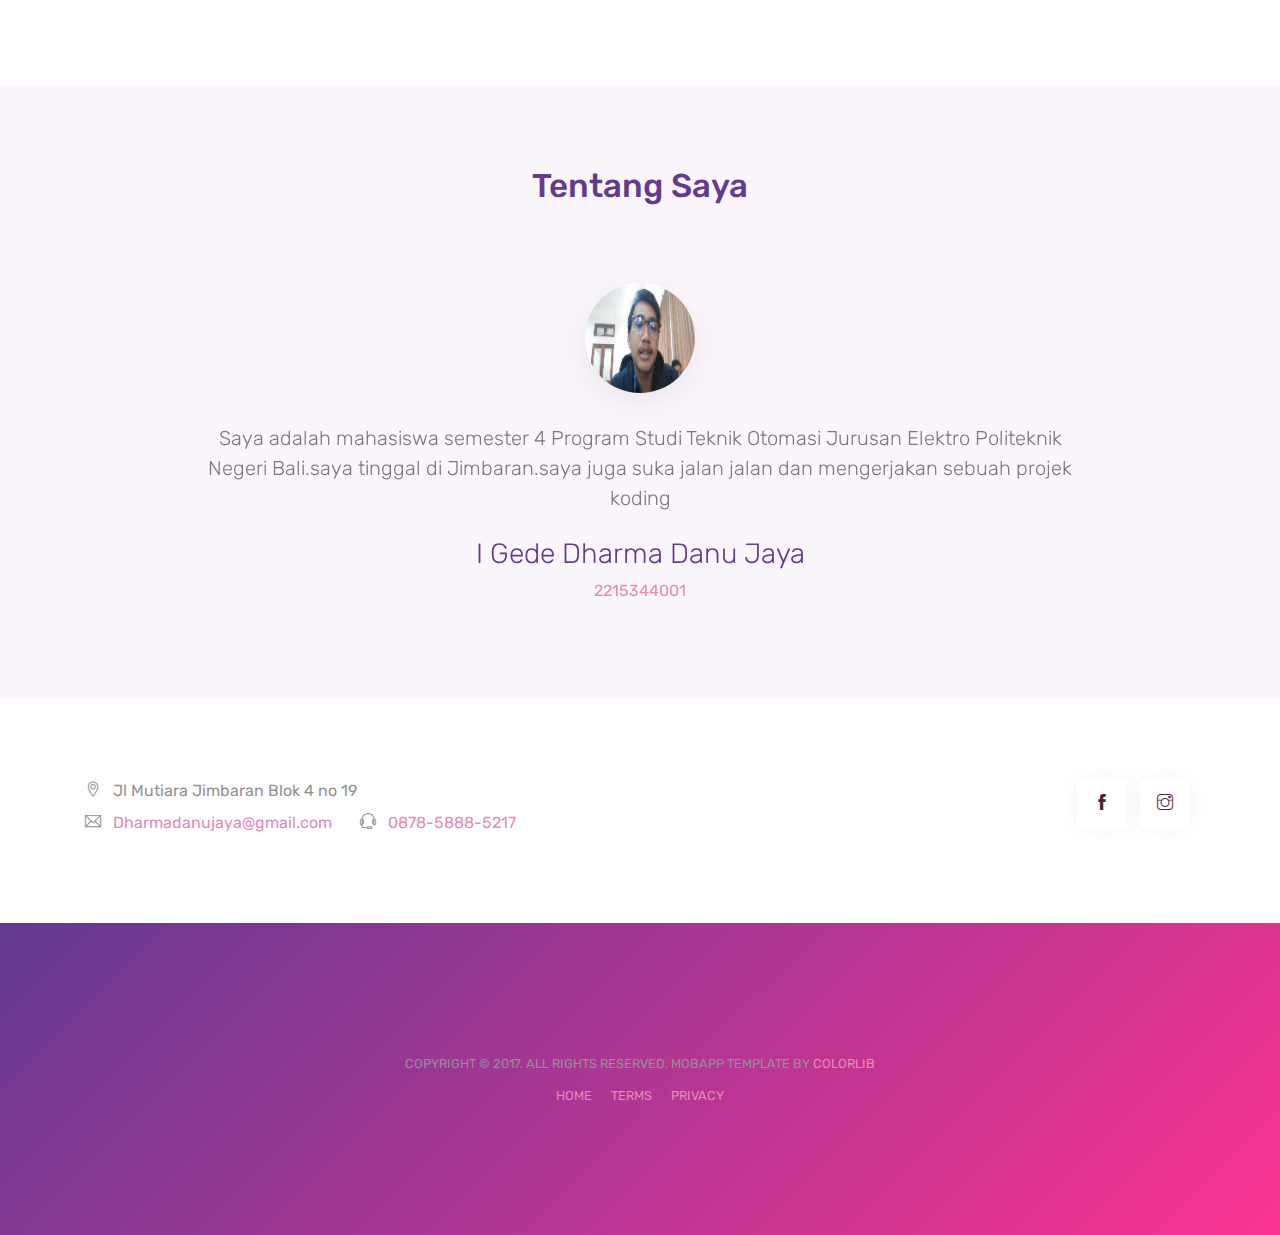
<file: Pinesp.html>
<!doctype html>
<html lang="en">
<!--

Page    : Dasar Penggunaan HTML / MobApp
Version : 1.0
Author  : Colorlib
URI     : https://colorlib.com

 -->

<head>
    <title>Dharma Tech - Learn all technology</title>
    <!-- Required meta tags -->
    <meta charset="utf-8">
    <meta name="viewport" content="width=device-width, initial-scale=1, shrink-to-fit=no">
    <meta name="description" content="Mobland - Mobile App Landing Page Template">
    <meta name="keywords" content="HTML5, bootstrap, mobile, app, landing, ios, android, responsive">

    <!-- Font -->
    <link rel="dns-prefetch" href="//fonts.googleapis.com">
    <link href="https://fonts.googleapis.com/css?family=Rubik:300,400,500" rel="stylesheet">

    <!-- Bootstrap CSS -->
    <link rel="stylesheet" href="css/bootstrap.min.css">
    <!-- Themify Icons -->
    <link rel="stylesheet" href="css/themify-icons.css">
    <!-- Owl carousel -->
    <link rel="stylesheet" href="css/owl.carousel.min.css">
    <!-- Main css -->
    <link href="css/style.css" rel="stylesheet">
</head>

<body data-spy="scroll" data-target="#navbar" data-offset="30">

    <!-- Nav Menu -->

    <div class="nav-menu fixed-top">
        <div class="container">
            <div class="row">
                <div class="col-md-12">
                    <nav class="navbar navbar-dark navbar-expand-lg">
                        <a class="navbar-brand" href="index.html"><img src="images/logo.png" class="img-fluid" alt="logo"></a> <button class="navbar-toggler" type="button" data-toggle="collapse" data-target="#navbar" aria-controls="navbar" aria-expanded="false" aria-label="Toggle navigation"> <span class="navbar-toggler-icon"></span> </button>
                        <div class="collapse navbar-collapse" id="navbar">
                            <ul class="navbar-nav ml-auto">
                                <li class="nav-item"> <a class="nav-link active" href="#home">HOME <span class="sr-only">(current)</span></a> </li>
                                <li class="nav-item"> <a class="nav-link" href="#learn">LEARN</a> </li>
                                <li class="nav-item"> <a class="nav-link" href="#aboutme">ABOUT ME</a> </li>
                                <li class="nav-item"> <a class="nav-link" href="#contact">CONTACT</a> </li>
                                <li class="nav-item"><a href="https://www.arduino.cc/en/software" class="btn btn-outline-light my-3 my-sm-0 ml-lg-3">Download</a></li>
                            </ul>
                        </div>
                    </nav>
                </div>
            </div>
        </div>
    </div>


    <header class="bg-gradient" id="home">
        <div class="container mt-5">
            <h1>ESP 32</h1>
            <p class="tagline">ESP32 adalah sebuah mikrokontroler opensource yang digunakan untuk kebutuhan IOT. ESP32 sendiri tidak jauh berbeda dengan ESP8266 yang familiar dipasaran, hanya saja ESP32 lebih komplek dibandingkan ESP8266, cocok untuk projek yang besar.</p>
        </div>
        <div class="img-holder mt-3"><img src="images/iphonex.png" alt="phone" class="img-fluid"></div>
    </header>

    <!-- // end .section -->
    <div class="section" id="learn">
    <h2 style="text-align: center;">Pemahaman Pin dan Fungsi Dasar di ESP 32</h2>

        <div class="container">
            <div class="row">
                    <img src="images/dualphone.png" alt="dual phone" class="img-fluid">
                    <div>
                    <p class="mb-4" style="text-align: justify; text-indent: 2em;">Pemahaman tentang pin dan fungsi dasar pada Arduino ESP32 menjadi landasan penting dalam mengembangkan proyek. Berikut adalah beberapa konsep dasar yang perlu dipahami:</p>  
                    <p><b>1.Pin GPIO (General Purpose Input/Output):</b></p>
                    <p>- ESP32 memiliki sejumlah pin GPIO yang dapat dikonfigurasi sebagai input atau output sesuai kebutuhan proyek.</p>
                    <p>- Mempelajari peran masing-masing pin memungkinkan pengguna untuk mengendalikan perangkat eksternal seperti LED, sensor, atau aktuator.</p>
                    <p>Pada board ESP32 DevKit terdapat 25 pin GPIO (General Purpose Input Output) dengan masing-masing pin mempunyai karakteristik sendiri-sendiri sebagai berikut:</p>
                    <p><b>Pin hanya sebagai INPUT :</b></p>
                    <p style="text-indent: 2em;">>GPIO 34</p>
                    <p style="text-indent: 2em;">>GPIO 35</p>
                    <p style="text-indent: 2em;">>GPIO 36</p>
                    <p style="text-indent: 2em;">>GPIO 3</p>
                    <p><b>Pin dengan internal pull up, dapat diseting melalui program :</b></p>
                    <p style="text-indent: 2em;">>GPIO 14</p>
                    <p style="text-indent: 2em;">>GPIO 16</p>
                    <p style="text-indent: 2em;">>GPIO 17</p>
                    <p style="text-indent: 2em;">>GPIO 18</p>
                    <p style="text-indent: 2em;">>GPIO 19</p>
                    <p style="text-indent: 2em;">>GPIO 21</p>
                    <p style="text-indent: 2em;">>GPIO 22</p>
                    <p style="text-indent: 2em;">>GPIO 23</p>
                    <p><b>Pin tanpa internal pull up (dapat ditambahkan pull up eksternal sendiri) :</b></p>
                    <p style="text-indent: 2em;">>GPIO 13</p>
                    <p style="text-indent: 2em;">>GPIO 25</p>
                    <p style="text-indent: 2em;">>GPIO 26</p>
                    <p style="text-indent: 2em;">>GPIO 27</p>
                    <p style="text-indent: 2em;">>GPIO 32</p>
                    <p style="text-indent: 2em;">>GPIO 33</p>
                    <p><b>2.Pin Ground (GND) dan Power:</b></p>
                    <p>- Terdapat pin GND sebagai ground dan pin power yang berfungsi untuk memberikan daya pada ESP32.</p>
                    <p>- Pemahaman yang baik tentang penggunaan pin ground dan power penting untuk memastikan kestabilan sirkuit.</p>
                    <p><b>3.Pins Analog dan Digital:</b></p>
                    <p>- ESP32 menyediakan pin analog dan digital.</p>
                    <p>- Pin analog berfungsi untuk membaca nilai analog dari sensor seperti suhu atau potensiometer, sedangkan pin digital untuk sinyal on/off.</p>
                    <p><b>4.Pins Khusus (e.g., RX, TX):</b></p>
                    <p>- Beberapa pin memiliki fungsi khusus, seperti pin RX dan TX yang berfungsi untuk komunikasi serial.</p>
                    <p>- Pemahaman tentang pin khusus ini anda perlukan saat mengintegrasikan ESP32 dengan perangkat lain atau modul eksternal.</p>
                    <p><b>5.Referensi Pinout ESP32:</b></p>
                    <p>- Gunakan referensi pinout resmi ESP32 untuk memahami letak dan fungsi setiap pin secara detil.</p>
                    <p>- Referensi ini dapat anda unduh dari situs web resmi Espressif Systems.</p>
              
                </div>
            </div>
        </div>

    </div>
    <!-- // end .section -->


    <!-- // end .section -->


    <div class="section light-bg" id="aboutme">
        <div class="container">
            <div class="section-title">
                <h3>Tentang Saya</h3>
            </div>

            <div class="testimonials owl-carousel">
                <div class="testimonials-single">
                    <img src="images/client.png" alt="client" class="client-img">
                    <blockquote class="blockquote">Saya adalah mahasiswa semester 4 Program Studi Teknik Otomasi Jurusan Elektro Politeknik Negeri Bali.saya tinggal di Jimbaran.saya juga suka jalan jalan dan mengerjakan sebuah projek koding</blockquote>
                    <h5 class="mt-4 mb-2">I Gede Dharma Danu Jaya</h5>
                    <p class="text-primary">2215344001</p>
                </div>
 
            </div>

        </div>

    </div>
    <!-- // end .section -->


    <!-- // end .section -->





    <!-- // end .section -->



    <!-- // end .section -->

    <div class="section" id="contact">
        <div class="container">
            <div class="row">
                <div class="col-lg-6 text-center text-lg-left">
                    <p class="mb-2"> <span class="ti-location-pin mr-2"></span> Jl Mutiara Jimbaran Blok 4 no 19 </p>
                    <div class=" d-block d-sm-inline-block">
                        <p class="mb-2">
                            <span class="ti-email mr-2"></span> <a class="mr-4" href="dharmadanujaya@gmail.com">Dharmadanujaya@gmail.com</a>
                        </p>
                    </div>
                    <div class="d-block d-sm-inline-block">
                        <p class="mb-0">
                            <span class="ti-headphone-alt mr-2"></span> <a href="tel:087858885217">0878-5888-5217 </a>
                        </p>
                    </div>

                </div>
                <div class="col-lg-6">
                    <div class="social-icons">
                        <a href="https://www.facebook.com/palakpler093"><span class="ti-facebook"></span></a>
                        <a href="https://www.instagram.com/dharma_gunting?igsh=ZGJydG5xeDV3ZGVo"><span class="ti-instagram"></span></a>
                    </div>
                </div>
            </div>

        </div>

    </div>
    <!-- // end .section -->
    <div class="section bg-gradient">
    <footer class="my-5 text-center">
        <!-- Copyright removal is not prohibited! -->
        <p class="mb-2"><small>COPYRIGHT © 2017. ALL RIGHTS RESERVED. MOBAPP TEMPLATE BY <a href="https://colorlib.com">COLORLIB</a></small></p>

        <small>
            <a href="index.html" class="m-2">HOME</a>
            <a href="#" class="m-2">TERMS</a>
            <a href="#" class="m-2">PRIVACY</a>
        </small>
    </footer>

    <!-- jQuery and Bootstrap -->
    <script src="js/jquery-3.2.1.min.js"></script>
    <script src="js/bootstrap.bundle.min.js"></script>
    <!-- Plugins JS -->
    <script src="js/owl.carousel.min.js"></script>
    <!-- Custom JS -->
    <script src="js/script.js"></script>

</body>

</html>
</file>
<file: css/themify-icons.css>
@font-face {
    font-family: 'themify';
    src: url('../fonts/themify.eot?-fvbane');
    src: url('../fonts/themify.eot?#iefix-fvbane') format('embedded-opentype'), url('../fonts/themify.woff?-fvbane') format('woff'), url('../fonts/themify.ttf?-fvbane') format('truetype'), url('../fonts/themify.svg?-fvbane#themify') format('svg');
    font-weight: normal;
    font-style: normal;
}

[class^="ti-"],
[class*=" ti-"] {
    font-family: 'themify';
    speak: none;
    font-style: normal;
    font-weight: normal;
    font-variant: normal;
    text-transform: none;
    line-height: 1;
    /* Better Font Rendering =========== */
    -webkit-font-smoothing: antialiased;
    -moz-osx-font-smoothing: grayscale;
}

.ti-wand:before {
    content: "\e600";
}

.ti-volume:before {
    content: "\e601";
}

.ti-user:before {
    content: "\e602";
}

.ti-unlock:before {
    content: "\e603";
}

.ti-unlink:before {
    content: "\e604";
}

.ti-trash:before {
    content: "\e605";
}

.ti-thought:before {
    content: "\e606";
}

.ti-target:before {
    content: "\e607";
}

.ti-tag:before {
    content: "\e608";
}

.ti-tablet:before {
    content: "\e609";
}

.ti-star:before {
    content: "\e60a";
}

.ti-spray:before {
    content: "\e60b";
}

.ti-signal:before {
    content: "\e60c";
}

.ti-shopping-cart:before {
    content: "\e60d";
}

.ti-shopping-cart-full:before {
    content: "\e60e";
}

.ti-settings:before {
    content: "\e60f";
}

.ti-search:before {
    content: "\e610";
}

.ti-zoom-in:before {
    content: "\e611";
}

.ti-zoom-out:before {
    content: "\e612";
}

.ti-cut:before {
    content: "\e613";
}

.ti-ruler:before {
    content: "\e614";
}

.ti-ruler-pencil:before {
    content: "\e615";
}

.ti-ruler-alt:before {
    content: "\e616";
}

.ti-bookmark:before {
    content: "\e617";
}

.ti-bookmark-alt:before {
    content: "\e618";
}

.ti-reload:before {
    content: "\e619";
}

.ti-plus:before {
    content: "\e61a";
}

.ti-pin:before {
    content: "\e61b";
}

.ti-pencil:before {
    content: "\e61c";
}

.ti-pencil-alt:before {
    content: "\e61d";
}

.ti-paint-roller:before {
    content: "\e61e";
}

.ti-paint-bucket:before {
    content: "\e61f";
}

.ti-na:before {
    content: "\e620";
}

.ti-mobile:before {
    content: "\e621";
}

.ti-minus:before {
    content: "\e622";
}

.ti-medall:before {
    content: "\e623";
}

.ti-medall-alt:before {
    content: "\e624";
}

.ti-marker:before {
    content: "\e625";
}

.ti-marker-alt:before {
    content: "\e626";
}

.ti-arrow-up:before {
    content: "\e627";
}

.ti-arrow-right:before {
    content: "\e628";
}

.ti-arrow-left:before {
    content: "\e629";
}

.ti-arrow-down:before {
    content: "\e62a";
}

.ti-lock:before {
    content: "\e62b";
}

.ti-location-arrow:before {
    content: "\e62c";
}

.ti-link:before {
    content: "\e62d";
}

.ti-layout:before {
    content: "\e62e";
}

.ti-layers:before {
    content: "\e62f";
}

.ti-layers-alt:before {
    content: "\e630";
}

.ti-key:before {
    content: "\e631";
}

.ti-import:before {
    content: "\e632";
}

.ti-image:before {
    content: "\e633";
}

.ti-heart:before {
    content: "\e634";
}

.ti-heart-broken:before {
    content: "\e635";
}

.ti-hand-stop:before {
    content: "\e636";
}

.ti-hand-open:before {
    content: "\e637";
}

.ti-hand-drag:before {
    content: "\e638";
}

.ti-folder:before {
    content: "\e639";
}

.ti-flag:before {
    content: "\e63a";
}

.ti-flag-alt:before {
    content: "\e63b";
}

.ti-flag-alt-2:before {
    content: "\e63c";
}

.ti-eye:before {
    content: "\e63d";
}

.ti-export:before {
    content: "\e63e";
}

.ti-exchange-vertical:before {
    content: "\e63f";
}

.ti-desktop:before {
    content: "\e640";
}

.ti-cup:before {
    content: "\e641";
}

.ti-crown:before {
    content: "\e642";
}

.ti-comments:before {
    content: "\e643";
}

.ti-comment:before {
    content: "\e644";
}

.ti-comment-alt:before {
    content: "\e645";
}

.ti-close:before {
    content: "\e646";
}

.ti-clip:before {
    content: "\e647";
}

.ti-angle-up:before {
    content: "\e648";
}

.ti-angle-right:before {
    content: "\e649";
}

.ti-angle-left:before {
    content: "\e64a";
}

.ti-angle-down:before {
    content: "\e64b";
}

.ti-check:before {
    content: "\e64c";
}

.ti-check-box:before {
    content: "\e64d";
}

.ti-camera:before {
    content: "\e64e";
}

.ti-announcement:before {
    content: "\e64f";
}

.ti-brush:before {
    content: "\e650";
}

.ti-briefcase:before {
    content: "\e651";
}

.ti-bolt:before {
    content: "\e652";
}

.ti-bolt-alt:before {
    content: "\e653";
}

.ti-blackboard:before {
    content: "\e654";
}

.ti-bag:before {
    content: "\e655";
}

.ti-move:before {
    content: "\e656";
}

.ti-arrows-vertical:before {
    content: "\e657";
}

.ti-arrows-horizontal:before {
    content: "\e658";
}

.ti-fullscreen:before {
    content: "\e659";
}

.ti-arrow-top-right:before {
    content: "\e65a";
}

.ti-arrow-top-left:before {
    content: "\e65b";
}

.ti-arrow-circle-up:before {
    content: "\e65c";
}

.ti-arrow-circle-right:before {
    content: "\e65d";
}

.ti-arrow-circle-left:before {
    content: "\e65e";
}

.ti-arrow-circle-down:before {
    content: "\e65f";
}

.ti-angle-double-up:before {
    content: "\e660";
}

.ti-angle-double-right:before {
    content: "\e661";
}

.ti-angle-double-left:before {
    content: "\e662";
}

.ti-angle-double-down:before {
    content: "\e663";
}

.ti-zip:before {
    content: "\e664";
}

.ti-world:before {
    content: "\e665";
}

.ti-wheelchair:before {
    content: "\e666";
}

.ti-view-list:before {
    content: "\e667";
}

.ti-view-list-alt:before {
    content: "\e668";
}

.ti-view-grid:before {
    content: "\e669";
}

.ti-uppercase:before {
    content: "\e66a";
}

.ti-upload:before {
    content: "\e66b";
}

.ti-underline:before {
    content: "\e66c";
}

.ti-truck:before {
    content: "\e66d";
}

.ti-timer:before {
    content: "\e66e";
}

.ti-ticket:before {
    content: "\e66f";
}

.ti-thumb-up:before {
    content: "\e670";
}

.ti-thumb-down:before {
    content: "\e671";
}

.ti-text:before {
    content: "\e672";
}

.ti-stats-up:before {
    content: "\e673";
}

.ti-stats-down:before {
    content: "\e674";
}

.ti-split-v:before {
    content: "\e675";
}

.ti-split-h:before {
    content: "\e676";
}

.ti-smallcap:before {
    content: "\e677";
}

.ti-shine:before {
    content: "\e678";
}

.ti-shift-right:before {
    content: "\e679";
}

.ti-shift-left:before {
    content: "\e67a";
}

.ti-shield:before {
    content: "\e67b";
}

.ti-notepad:before {
    content: "\e67c";
}

.ti-server:before {
    content: "\e67d";
}

.ti-quote-right:before {
    content: "\e67e";
}

.ti-quote-left:before {
    content: "\e67f";
}

.ti-pulse:before {
    content: "\e680";
}

.ti-printer:before {
    content: "\e681";
}

.ti-power-off:before {
    content: "\e682";
}

.ti-plug:before {
    content: "\e683";
}

.ti-pie-chart:before {
    content: "\e684";
}

.ti-paragraph:before {
    content: "\e685";
}

.ti-panel:before {
    content: "\e686";
}

.ti-package:before {
    content: "\e687";
}

.ti-music:before {
    content: "\e688";
}

.ti-music-alt:before {
    content: "\e689";
}

.ti-mouse:before {
    content: "\e68a";
}

.ti-mouse-alt:before {
    content: "\e68b";
}

.ti-money:before {
    content: "\e68c";
}

.ti-microphone:before {
    content: "\e68d";
}

.ti-menu:before {
    content: "\e68e";
}

.ti-menu-alt:before {
    content: "\e68f";
}

.ti-map:before {
    content: "\e690";
}

.ti-map-alt:before {
    content: "\e691";
}

.ti-loop:before {
    content: "\e692";
}

.ti-location-pin:before {
    content: "\e693";
}

.ti-list:before {
    content: "\e694";
}

.ti-light-bulb:before {
    content: "\e695";
}

.ti-Italic:before {
    content: "\e696";
}

.ti-info:before {
    content: "\e697";
}

.ti-infinite:before {
    content: "\e698";
}

.ti-id-badge:before {
    content: "\e699";
}

.ti-hummer:before {
    content: "\e69a";
}

.ti-home:before {
    content: "\e69b";
}

.ti-help:before {
    content: "\e69c";
}

.ti-headphone:before {
    content: "\e69d";
}

.ti-harddrives:before {
    content: "\e69e";
}

.ti-harddrive:before {
    content: "\e69f";
}

.ti-gift:before {
    content: "\e6a0";
}

.ti-game:before {
    content: "\e6a1";
}

.ti-filter:before {
    content: "\e6a2";
}

.ti-files:before {
    content: "\e6a3";
}

.ti-file:before {
    content: "\e6a4";
}

.ti-eraser:before {
    content: "\e6a5";
}

.ti-envelope:before {
    content: "\e6a6";
}

.ti-download:before {
    content: "\e6a7";
}

.ti-direction:before {
    content: "\e6a8";
}

.ti-direction-alt:before {
    content: "\e6a9";
}

.ti-dashboard:before {
    content: "\e6aa";
}

.ti-control-stop:before {
    content: "\e6ab";
}

.ti-control-shuffle:before {
    content: "\e6ac";
}

.ti-control-play:before {
    content: "\e6ad";
}

.ti-control-pause:before {
    content: "\e6ae";
}

.ti-control-forward:before {
    content: "\e6af";
}

.ti-control-backward:before {
    content: "\e6b0";
}

.ti-cloud:before {
    content: "\e6b1";
}

.ti-cloud-up:before {
    content: "\e6b2";
}

.ti-cloud-down:before {
    content: "\e6b3";
}

.ti-clipboard:before {
    content: "\e6b4";
}

.ti-car:before {
    content: "\e6b5";
}

.ti-calendar:before {
    content: "\e6b6";
}

.ti-book:before {
    content: "\e6b7";
}

.ti-bell:before {
    content: "\e6b8";
}

.ti-basketball:before {
    content: "\e6b9";
}

.ti-bar-chart:before {
    content: "\e6ba";
}

.ti-bar-chart-alt:before {
    content: "\e6bb";
}

.ti-back-right:before {
    content: "\e6bc";
}

.ti-back-left:before {
    content: "\e6bd";
}

.ti-arrows-corner:before {
    content: "\e6be";
}

.ti-archive:before {
    content: "\e6bf";
}

.ti-anchor:before {
    content: "\e6c0";
}

.ti-align-right:before {
    content: "\e6c1";
}

.ti-align-left:before {
    content: "\e6c2";
}

.ti-align-justify:before {
    content: "\e6c3";
}

.ti-align-center:before {
    content: "\e6c4";
}

.ti-alert:before {
    content: "\e6c5";
}

.ti-alarm-clock:before {
    content: "\e6c6";
}

.ti-agenda:before {
    content: "\e6c7";
}

.ti-write:before {
    content: "\e6c8";
}

.ti-window:before {
    content: "\e6c9";
}

.ti-widgetized:before {
    content: "\e6ca";
}

.ti-widget:before {
    content: "\e6cb";
}

.ti-widget-alt:before {
    content: "\e6cc";
}

.ti-wallet:before {
    content: "\e6cd";
}

.ti-video-clapper:before {
    content: "\e6ce";
}

.ti-video-camera:before {
    content: "\e6cf";
}

.ti-vector:before {
    content: "\e6d0";
}

.ti-themify-logo:before {
    content: "\e6d1";
}

.ti-themify-favicon:before {
    content: "\e6d2";
}

.ti-themify-favicon-alt:before {
    content: "\e6d3";
}

.ti-support:before {
    content: "\e6d4";
}

.ti-stamp:before {
    content: "\e6d5";
}

.ti-split-v-alt:before {
    content: "\e6d6";
}

.ti-slice:before {
    content: "\e6d7";
}

.ti-shortcode:before {
    content: "\e6d8";
}

.ti-shift-right-alt:before {
    content: "\e6d9";
}

.ti-shift-left-alt:before {
    content: "\e6da";
}

.ti-ruler-alt-2:before {
    content: "\e6db";
}

.ti-receipt:before {
    content: "\e6dc";
}

.ti-pin2:before {
    content: "\e6dd";
}

.ti-pin-alt:before {
    content: "\e6de";
}

.ti-pencil-alt2:before {
    content: "\e6df";
}

.ti-palette:before {
    content: "\e6e0";
}

.ti-more:before {
    content: "\e6e1";
}

.ti-more-alt:before {
    content: "\e6e2";
}

.ti-microphone-alt:before {
    content: "\e6e3";
}

.ti-magnet:before {
    content: "\e6e4";
}

.ti-line-double:before {
    content: "\e6e5";
}

.ti-line-dotted:before {
    content: "\e6e6";
}

.ti-line-dashed:before {
    content: "\e6e7";
}

.ti-layout-width-full:before {
    content: "\e6e8";
}

.ti-layout-width-default:before {
    content: "\e6e9";
}

.ti-layout-width-default-alt:before {
    content: "\e6ea";
}

.ti-layout-tab:before {
    content: "\e6eb";
}

.ti-layout-tab-window:before {
    content: "\e6ec";
}

.ti-layout-tab-v:before {
    content: "\e6ed";
}

.ti-layout-tab-min:before {
    content: "\e6ee";
}

.ti-layout-slider:before {
    content: "\e6ef";
}

.ti-layout-slider-alt:before {
    content: "\e6f0";
}

.ti-layout-sidebar-right:before {
    content: "\e6f1";
}

.ti-layout-sidebar-none:before {
    content: "\e6f2";
}

.ti-layout-sidebar-left:before {
    content: "\e6f3";
}

.ti-layout-placeholder:before {
    content: "\e6f4";
}

.ti-layout-menu:before {
    content: "\e6f5";
}

.ti-layout-menu-v:before {
    content: "\e6f6";
}

.ti-layout-menu-separated:before {
    content: "\e6f7";
}

.ti-layout-menu-full:before {
    content: "\e6f8";
}

.ti-layout-media-right-alt:before {
    content: "\e6f9";
}

.ti-layout-media-right:before {
    content: "\e6fa";
}

.ti-layout-media-overlay:before {
    content: "\e6fb";
}

.ti-layout-media-overlay-alt:before {
    content: "\e6fc";
}

.ti-layout-media-overlay-alt-2:before {
    content: "\e6fd";
}

.ti-layout-media-left-alt:before {
    content: "\e6fe";
}

.ti-layout-media-left:before {
    content: "\e6ff";
}

.ti-layout-media-center-alt:before {
    content: "\e700";
}

.ti-layout-media-center:before {
    content: "\e701";
}

.ti-layout-list-thumb:before {
    content: "\e702";
}

.ti-layout-list-thumb-alt:before {
    content: "\e703";
}

.ti-layout-list-post:before {
    content: "\e704";
}

.ti-layout-list-large-image:before {
    content: "\e705";
}

.ti-layout-line-solid:before {
    content: "\e706";
}

.ti-layout-grid4:before {
    content: "\e707";
}

.ti-layout-grid3:before {
    content: "\e708";
}

.ti-layout-grid2:before {
    content: "\e709";
}

.ti-layout-grid2-thumb:before {
    content: "\e70a";
}

.ti-layout-cta-right:before {
    content: "\e70b";
}

.ti-layout-cta-left:before {
    content: "\e70c";
}

.ti-layout-cta-center:before {
    content: "\e70d";
}

.ti-layout-cta-btn-right:before {
    content: "\e70e";
}

.ti-layout-cta-btn-left:before {
    content: "\e70f";
}

.ti-layout-column4:before {
    content: "\e710";
}

.ti-layout-column3:before {
    content: "\e711";
}

.ti-layout-column2:before {
    content: "\e712";
}

.ti-layout-accordion-separated:before {
    content: "\e713";
}

.ti-layout-accordion-merged:before {
    content: "\e714";
}

.ti-layout-accordion-list:before {
    content: "\e715";
}

.ti-ink-pen:before {
    content: "\e716";
}

.ti-info-alt:before {
    content: "\e717";
}

.ti-help-alt:before {
    content: "\e718";
}

.ti-headphone-alt:before {
    content: "\e719";
}

.ti-hand-point-up:before {
    content: "\e71a";
}

.ti-hand-point-right:before {
    content: "\e71b";
}

.ti-hand-point-left:before {
    content: "\e71c";
}

.ti-hand-point-down:before {
    content: "\e71d";
}

.ti-gallery:before {
    content: "\e71e";
}

.ti-face-smile:before {
    content: "\e71f";
}

.ti-face-sad:before {
    content: "\e720";
}

.ti-credit-card:before {
    content: "\e721";
}

.ti-control-skip-forward:before {
    content: "\e722";
}

.ti-control-skip-backward:before {
    content: "\e723";
}

.ti-control-record:before {
    content: "\e724";
}

.ti-control-eject:before {
    content: "\e725";
}

.ti-comments-smiley:before {
    content: "\e726";
}

.ti-brush-alt:before {
    content: "\e727";
}

.ti-youtube:before {
    content: "\e728";
}

.ti-vimeo:before {
    content: "\e729";
}

.ti-twitter:before {
    content: "\e72a";
}

.ti-time:before {
    content: "\e72b";
}

.ti-tumblr:before {
    content: "\e72c";
}

.ti-skype:before {
    content: "\e72d";
}

.ti-share:before {
    content: "\e72e";
}

.ti-share-alt:before {
    content: "\e72f";
}

.ti-rocket:before {
    content: "\e730";
}

.ti-pinterest:before {
    content: "\e731";
}

.ti-new-window:before {
    content: "\e732";
}

.ti-microsoft:before {
    content: "\e733";
}

.ti-list-ol:before {
    content: "\e734";
}

.ti-linkedin:before {
    content: "\e735";
}

.ti-layout-sidebar-2:before {
    content: "\e736";
}

.ti-layout-grid4-alt:before {
    content: "\e737";
}

.ti-layout-grid3-alt:before {
    content: "\e738";
}

.ti-layout-grid2-alt:before {
    content: "\e739";
}

.ti-layout-column4-alt:before {
    content: "\e73a";
}

.ti-layout-column3-alt:before {
    content: "\e73b";
}

.ti-layout-column2-alt:before {
    content: "\e73c";
}

.ti-instagram:before {
    content: "\e73d";
}

.ti-google:before {
    content: "\e73e";
}

.ti-github:before {
    content: "\e73f";
}

.ti-flickr:before {
    content: "\e740";
}

.ti-facebook:before {
    content: "\e741";
}

.ti-dropbox:before {
    content: "\e742";
}

.ti-dribbble:before {
    content: "\e743";
}

.ti-apple:before {
    content: "\e744";
}

.ti-android:before {
    content: "\e745";
}

.ti-save:before {
    content: "\e746";
}

.ti-save-alt:before {
    content: "\e747";
}

.ti-yahoo:before {
    content: "\e748";
}

.ti-wordpress:before {
    content: "\e749";
}

.ti-vimeo-alt:before {
    content: "\e74a";
}

.ti-twitter-alt:before {
    content: "\e74b";
}

.ti-tumblr-alt:before {
    content: "\e74c";
}

.ti-trello:before {
    content: "\e74d";
}

.ti-stack-overflow:before {
    content: "\e74e";
}

.ti-soundcloud:before {
    content: "\e74f";
}

.ti-sharethis:before {
    content: "\e750";
}

.ti-sharethis-alt:before {
    content: "\e751";
}

.ti-reddit:before {
    content: "\e752";
}

.ti-pinterest-alt:before {
    content: "\e753";
}

.ti-microsoft-alt:before {
    content: "\e754";
}

.ti-linux:before {
    content: "\e755";
}

.ti-jsfiddle:before {
    content: "\e756";
}

.ti-joomla:before {
    content: "\e757";
}

.ti-html5:before {
    content: "\e758";
}

.ti-flickr-alt:before {
    content: "\e759";
}

.ti-email:before {
    content: "\e75a";
}

.ti-drupal:before {
    content: "\e75b";
}

.ti-dropbox-alt:before {
    content: "\e75c";
}

.ti-css3:before {
    content: "\e75d";
}

.ti-rss:before {
    content: "\e75e";
}

.ti-rss-alt:before {
    content: "\e75f";
}

.ti-lg {
    font-size: 1.33333333em;
    line-height: 0.75em;
    vertical-align: -15%;
}

.ti-2x {
    font-size: 2em;
}

.ti-3x {
    font-size: 3em;
}

.ti-4x {
    font-size: 4em;
}

.ti-5x {
    font-size: 5em;
}
</file>
<file: css/style.css>
@charset "UTF-8";

/*

Style   : MobApp CSS
Version : 1.0
Author  : Surjith S M
URI     : https://surjithctly.in/

Copyright © All rights Reserved 

*/


/*------------------------
[TABLE OF CONTENTS]
    
1. GLOBAL STYLES
2. NAVBAR
3. HERO
4. TABS
5. TESTIMONIALS
6. IMAGE GALLERY
7. PRICING
8. CALL TO ACTION
9. FOOTER

------------------------*/


/* GLOBAL
----------------------*/

body {
    font-family: 'Rubik', sans-serif;
    position: relative;
}

a {
    color: #e38cb7;
}

a:hover,
a:focus {
    color: #d6619c;
}

h1 {
    font-size: 60px;
    font-weight: 300;
    letter-spacing: -1px;
    margin-bottom: 1.5rem;
}

h2 {
    font-size: 45px;
    font-weight: 300;
    color: #633991;
    letter-spacing: -1px;
    margin-bottom: 1rem;
}

h3 {
    color: #633991;
    font-size: 33px;
    font-weight: 500;
}

h4 {
    font-size: 20px;
    font-weight: 500;
    color: #633991;
}

h5 {
    font-size: 28px;
    font-weight: 300;
    color: #633991;
    margin-bottom: 0.7rem;
}

p {
    color: #959094;
}

p.lead {
    color: #e38cb7;
    margin-bottom: 2rem;
}

.text-primary {
    color: #e38cb7 !important;
}

.light-font {
    font-weight: 300;
}

.btn {
    font-size: 12px;
    font-weight: 400;
    text-transform: uppercase;
    padding: 0.375rem 1.35rem;
    transition: all 0.3s ease;
}

.btn-outline-light:hover {
    color: #d6619c;
}

.btn-primary {
    border-radius: 3px;
    background-image: -moz-linear-gradient( 122deg, #e54595 0%, #fd378e 100%);
    background-image: -webkit-linear-gradient( 122deg, #e54595 0%, #fd378e 100%);
    background-image: -ms-linear-gradient( 122deg, #e54595 0%, #fd378e 100%);
    background-image: linear-gradient( 122deg, #e54595 0%, #fd378e 100%);
    box-shadow: 0px 9px 32px 0px rgba(0, 0, 0, 0.2);
    font-weight: 500;
    padding: 0.6rem 2rem;
    border: 0;
}

.btn-primary:hover,
.btn-primary:focus,
.btn-primary:active,
.btn-primary:not([disabled]):not(.disabled).active,
.btn-primary:not([disabled]):not(.disabled):active,
.show>.btn-primary.dropdown-toggle {
    background-image: linear-gradient( 122deg, #fd378e 0%, #e54595 100%);
    box-shadow: 0px 9px 32px 0px rgba(0, 0, 0, 0.3);
    color: #FFF;
}

.btn-light {
    border-radius: 3px;
    background: #FFF;
    box-shadow: 0px 9px 32px 0px rgba(0, 0, 0, 0.26);
    font-size: 14px;
    font-weight: 500;
    color: #633991;
    margin: 0.5rem;
    padding: 0.7rem 1.6rem;
    line-height: 1.8;
}

.btn-group-lg>.btn,
.btn-lg {
    padding: 0.8rem 1rem;
    font-size: 15px;
}

.light-bg {
    background-color: #faf6fb;
}

.section {
    padding: 80px 0;
}

.section-title {
    text-align: center;
    margin-bottom: 3rem;
}

.section-title small {
    color: #998a9b;
}

@media (max-width:767px) {
    h1 {
        font-size: 40px;
    }
    h2 {
        font-size: 30px;
    }
}


/* NAVBAR
----------------------*/

.nav-menu {
    padding: 1rem 0;
    transition: all 0.3s ease;
}

.nav-menu.is-scrolling,
.nav-menu.menu-is-open {
    background-color: rgb(74, 13, 143);
    background: -moz-linear-gradient(135deg, rgb(74, 13, 143) 0%, rgb(250, 42, 143) 100%);
    background: -webkit-linear-gradient(135deg, rgb(74, 13, 143) 0%, rgb(250, 42, 143) 100%);
    background: linear-gradient(135deg, rgb(74, 13, 143) 0%, rgb(250, 42, 143) 100%);
    -webkit-box-shadow: 0px 5px 23px 0px rgba(0, 0, 0, 0.1);
    -moz-box-shadow: 0px 5px 23px 0px rgba(0, 0, 0, 0.1);
    box-shadow: 0px 5px 23px 0px rgba(0, 0, 0, 0.1);
}

.nav-menu.is-scrolling {
    padding: 0;
}

.navbar-nav .nav-link {
    position: relative;
}

@media (min-width: 992px) {
    .navbar-expand-lg .navbar-nav .nav-link {
        padding-right: 1rem;
        padding-left: 1rem;
        font-size: 14px;
    }
    .navbar-nav>.nav-item>.nav-link.active:after {
        content: "";
        border-bottom: 2px solid #cd99d4;
        left: 1rem;
        right: 1rem;
        bottom: 5px;
        height: 1px;
        position: absolute;
    }
}

@media (max-width:991px) {
    .navbar-nav.is-scrolling {
        padding-bottom: 1rem;
    }
    .navbar-nav .nav-item {
        text-align: center;
    }
}


/* HERO
----------------------*/

header {
    padding: 100px 0 0;
    text-align: center;
    color: #FFF;
}

.bg-gradient {
    background-image: -moz-linear-gradient( 135deg, rgba(60, 8, 118, 0.8) 0%, rgba(250, 0, 118, 0.8) 100%);
    background-image: -webkit-linear-gradient( 135deg, rgba(60, 8, 118, 0.8) 0%, rgba(250, 0, 118, 0.8) 100%);
    background-image: -ms-linear-gradient( 135deg, rgba(60, 8, 118, 0.8) 0%, rgba(250, 0, 118, 0.8) 100%);
    background-image: linear-gradient( 135deg, rgba(60, 8, 118, 0.8) 0%, rgba(250, 0, 118, 0.8) 100%);
}

.tagline {
    font-size: 23px;
    font-weight: 300;
    color: #ffb8f6;
    max-width: 800px;
    margin: 0 auto;
}

.img-holder {
    height: 0;
    padding-bottom: 33%;
    overflow: hidden;
}

@media (max-width:1200px) {
    .img-holder {
        padding-bottom: 50%;
    }
}

@media (max-width:767px) {
    .tagline {
        font-size: 17px;
    }
    .img-holder {
        padding-bottom: 100%;
    }
}


/* FEATURES
----------------------*/

.gradient-fill:before {
    color: #fc73b4;
    background: -moz-linear-gradient(top, #9477b4 0%, #fc73b4 100%);
    background: -webkit-linear-gradient(top, #9477b4 0%, #fc73b4 100%);
    background: linear-gradient(to bottom, #9477b4 0%, #fc73b4 100%);
    -webkit-background-clip: text;
    background-clip: text;
    -webkit-text-fill-color: transparent;
}

.card.features {
    border: 0;
    border-radius: 3px;
    box-shadow: 0px 5px 7px 0px rgba(0, 0, 0, 0.04);
    transition: all 0.3s ease;
}

@media (max-width:991px) {
    .card.features {
        margin-bottom: 2rem;
    }
    [class^="col-"]:last-child .card.features {
        margin-bottom: 0;
    }
}

.card.features:before {
    content: "";
    position: absolute;
    width: 3px;
    color: #fc73b4;
    background: -moz-linear-gradient(top, #9477b4 0%, #fc73b4 100%);
    background: -webkit-linear-gradient(top, #9477b4 0%, #fc73b4 100%);
    background: linear-gradient(to bottom, #9477b4 0%, #fc73b4 100%);
    top: 0;
    bottom: 0;
    left: 0;
}

.card-text {
    font-size: 14px;
}

.card.features:hover {
    transform: translateY(-3px);
    -moz-box-shadow: 0px 5px 30px 0px rgba(0, 0, 0, 0.08);
    -webkit-box-shadow: 0px 5px 30px 0px rgba(0, 0, 0, 0.08);
    box-shadow: 0px 5px 30px 0px rgba(0, 0, 0, 0.08);
}

.box-icon {
    box-shadow: 0px 0px 43px 0px rgba(0, 0, 0, 0.14);
    padding: 10px;
    width: 70px;
    border-radius: 3px;
    margin-bottom: 1.5rem;
    background-color: #FFF;
}

.circle-icon {
    box-shadow: 0px 9px 32px 0px rgba(0, 0, 0, 0.07);
    padding: 10px;
    width: 100px;
    height: 100px;
    border-radius: 50%;
    margin-bottom: 1.5rem;
    background-color: #FFF;
    color: #f5378e;
    font-size: 48px;
    text-align: center;
    line-height: 80px;
    font-weight: 300;
    transition: all 0.3s ease;
}

@media (max-width:992px) {
    .circle-icon {
        width: 70px;
        height: 70px;
        font-size: 28px;
        line-height: 50px;
    }
}

.ui-steps li:hover .circle-icon {
    background-image: -moz-linear-gradient( 122deg, #e6388e 0%, #fb378e 100%);
    background-image: -webkit-linear-gradient( 122deg, #e6388e 0%, #fb378e 100%);
    background-image: -ms-linear-gradient( 122deg, #e6388e 0%, #fb378e 100%);
    background-image: linear-gradient( 122deg, #e6388e 0%, #fb378e 100%);
    box-shadow: 0px 9px 32px 0px rgba(0, 0, 0, 0.09);
    color: #FFF;
}

.ui-steps li {
    padding: 15px 0;
}

.ui-steps li:not(:last-child) {
    border-bottom: 1px solid #f8e3f0;
}

.perspective-phone {
    position: relative;
    z-index: -1;
}

@media (min-width:992px) {
    .perspective-phone {
        margin-top: -150px;
    }
}


/*  TABS
----------------------*/

.tab-content {
    border-bottom-right-radius: 3px;
    border-bottom-left-radius: 3px;
    background-color: #FFF;
    box-shadow: 0px 5px 7px 0px rgba(0, 0, 0, 0.04);
    padding: 3rem;
}

@media (max-width:992px) {
    .tab-content {
        padding: 1.5rem;
    }
}

.tab-content p {
    line-height: 1.8;
}

.tab-content h2 {
    margin-bottom: 0.5rem;
}

.nav-tabs {
    border-bottom: 0;
}

.nav-tabs .nav-item .nav-link,
.nav-tabs .nav-link:focus,
.nav-tabs .nav-link:hover {
    padding: 1rem 1rem;
    border-color: #faf6fb #faf6fb #FFF;
    font-size: 19px;
    color: #b5a4c8;
    background: #f5eff7;
}

.nav-tabs .nav-link.active {
    background: #FFF;
    border-top-width: 3px;
    border-color: #ce75b4 #faf6fb #FFF;
    color: #633991;
}


/*  TESTIMONIALS
----------------------*/

.owl-carousel .owl-item img.client-img {
    width: 110px;
    margin: 30px auto;
    border-radius: 50%;
    box-shadow: 0px 9px 32px 0px rgba(0, 0, 0, 0.07);
}

.testimonials-single {
    text-align: center;
    max-width: 80%;
    margin: 0 auto;
}

.blockquote {
    color: #7a767a;
    font-weight: 300;
}

.owl-next.disabled,
.owl-prev.disabled {
    opacity: 0.5;
}

.owl-prev,
.owl-next {
    position: absolute;
    top: 50%;
    transform: translateY(-50%);
}

.owl-prev {
    left: 0;
}

.owl-next {
    right: 0;
}

.owl-theme .owl-nav.disabled+.owl-dots {
    margin-top: 60px;
}

.owl-theme .owl-dots .owl-dot span {
    background: #e7d9eb;
    width: 35px;
    height: 8px;
    border-radius: 10px;
    transition: all 0.3s ease-in;
}

.owl-theme .owl-dots .owl-dot:hover span {
    background: #ff487e;
}

.owl-theme .owl-dots .owl-dot.active span {
    background: #ff487e;
    box-shadow: 0px 9px 32px 0px rgba(0, 0, 0, 0.07);
}


/*  IMAGE GALLERY
----------------------*/

.img-gallery .owl-item {
    box-shadow: 0px 9px 32px 0px rgba(0, 0, 0, 0.07);
    transform: scale(0.8);
    transition: all 0.3s ease-in;
}

.img-gallery .owl-item.center {
    transform: scale(1);
}


/*  PRICING
----------------------*/

@media (max-width:992px) {
    .card-deck {
        -ms-flex-direction: column;
        flex-direction: column;
    }
    .card-deck .card {
        margin-bottom: 15px;
    }
}

.card.pricing {
    border: 1px solid #f1eef1;
}

.card.pricing.popular {
    border-top-width: 3px;
    border-color: #ce75b4 #faf6fb #FFF;
    box-shadow: 0px 12px 59px 0px rgba(36, 7, 31, 0.11);
    color: #633991;
}

.card.pricing .card-head {
    text-align: center;
    padding: 40px 0 20px;
}

.card.pricing .card-head .price {
    display: block;
    font-size: 45px;
    font-weight: 300;
    color: #633991;
}

.card.pricing .card-head .price sub {
    bottom: 0;
    font-size: 55%;
}

.card.pricing .list-group-item {
    border: 0;
    text-align: center;
    color: #959094;
    padding: 1.05rem 1.25rem;
}

.card.pricing .list-group-item del {
    color: #d9d3d8;
}

.card.pricing .card-body {
    padding: 1.75rem;
}


/*  CALL TO ACTION
----------------------*/

.call-to-action {
    text-align: center;
    color: #FFF;
    margin: 3rem 0;
}

.call-to-action .box-icon {
    margin-left: auto;
    margin-right: auto;
    border-radius: 5px;
    transform: scale(0.85);
    margin-bottom: 2.5rem;
}

.call-to-action h2 {
    color: #FFF;
}

.call-to-action .tagline {
    font-size: 16px;
    font-weight: 300;
    color: #ffb8f6;
    max-width: 650px;
    margin: 0 auto;
}

.btn-light img {
    margin-right: 0.4rem;
    vertical-align: text-bottom;
}


/*  FOOTER
----------------------*/

.social-icons {
    text-align: right;
}

.social-icons a {
    background-color: #FFF;
    box-shadow: 0px 0px 21px 0px rgba(0, 0, 0, 0.05);
    width: 50px;
    height: 50px;
    display: inline-block;
    text-align: center;
    line-height: 50px;
    margin: 0 0.3rem;
    border-radius: 5px;
    color: #4e243d;
    transition: all 0.3s ease;
}

.social-icons a:hover {
    text-decoration: none;
    color: #ff0080;
}

@media (max-width:991px) {
    .social-icons {
        text-align: center;
        margin-top: 2rem;
    }
}
</file>
